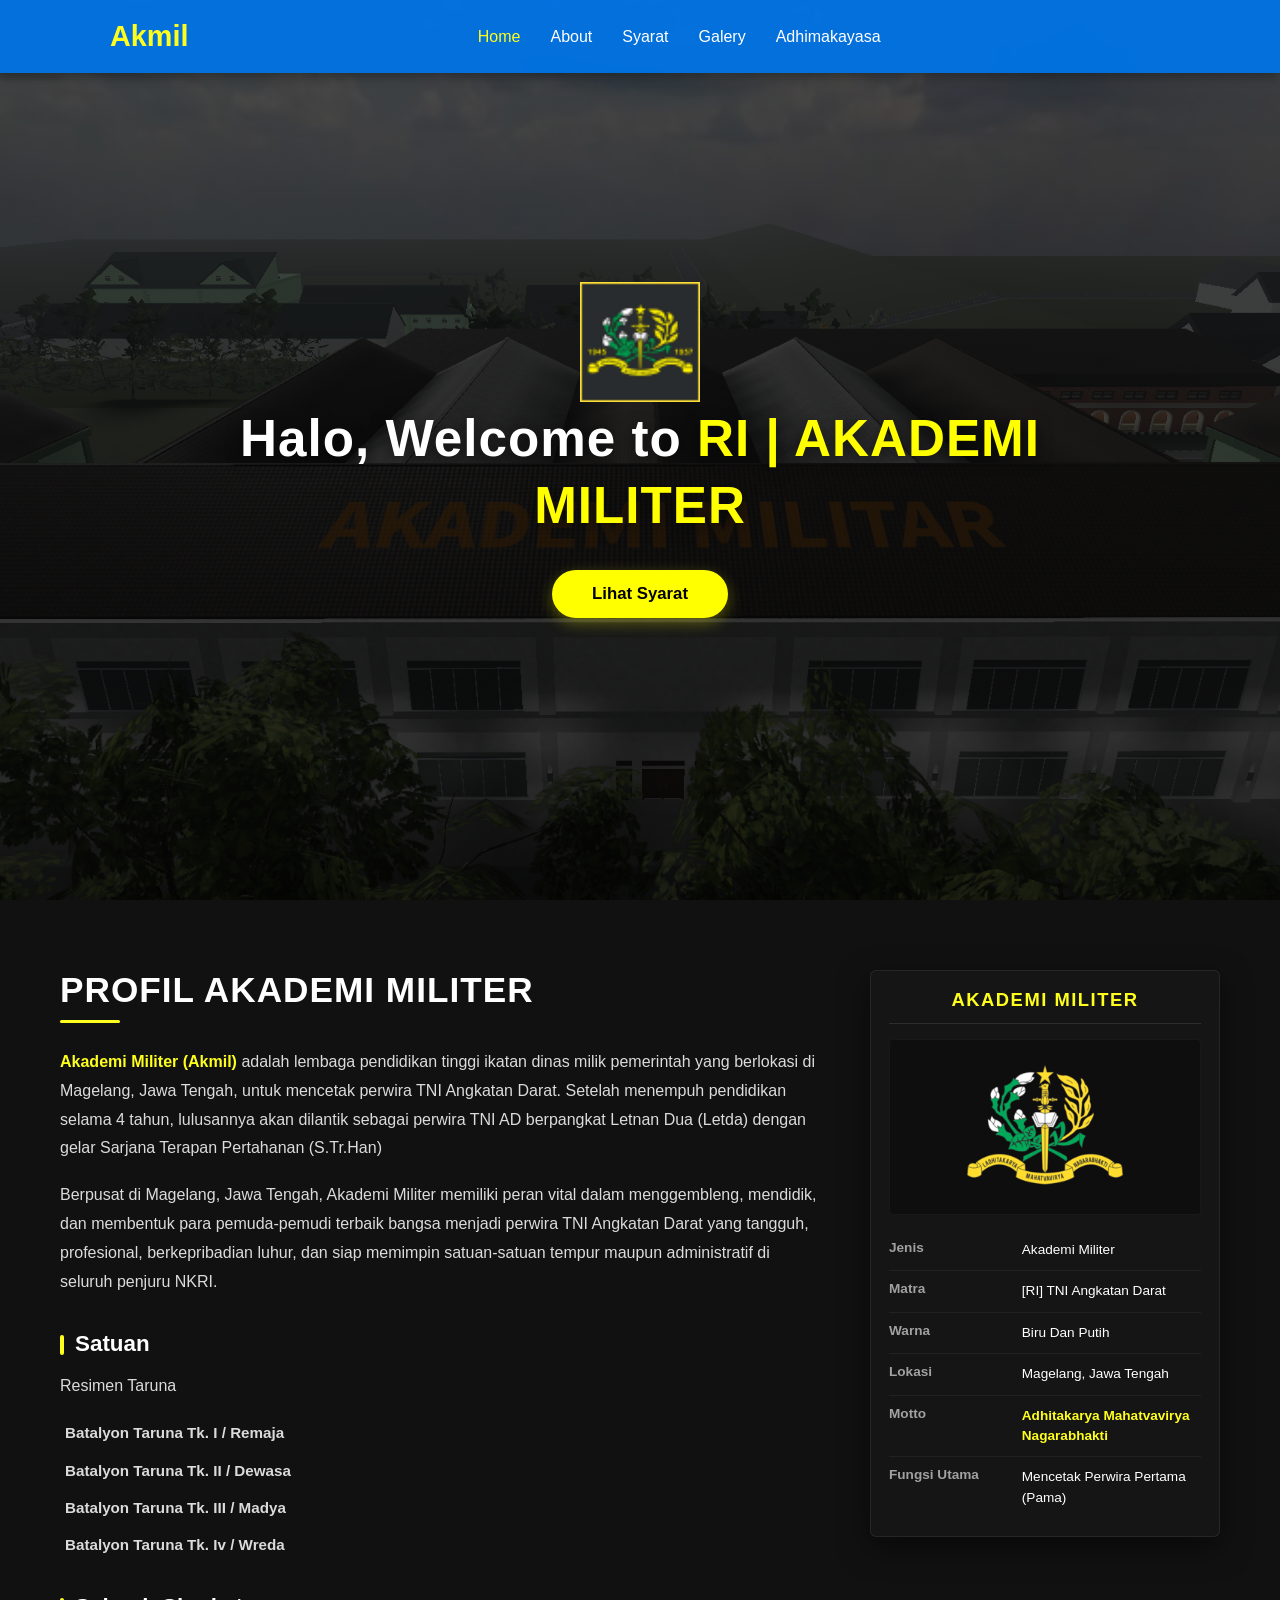
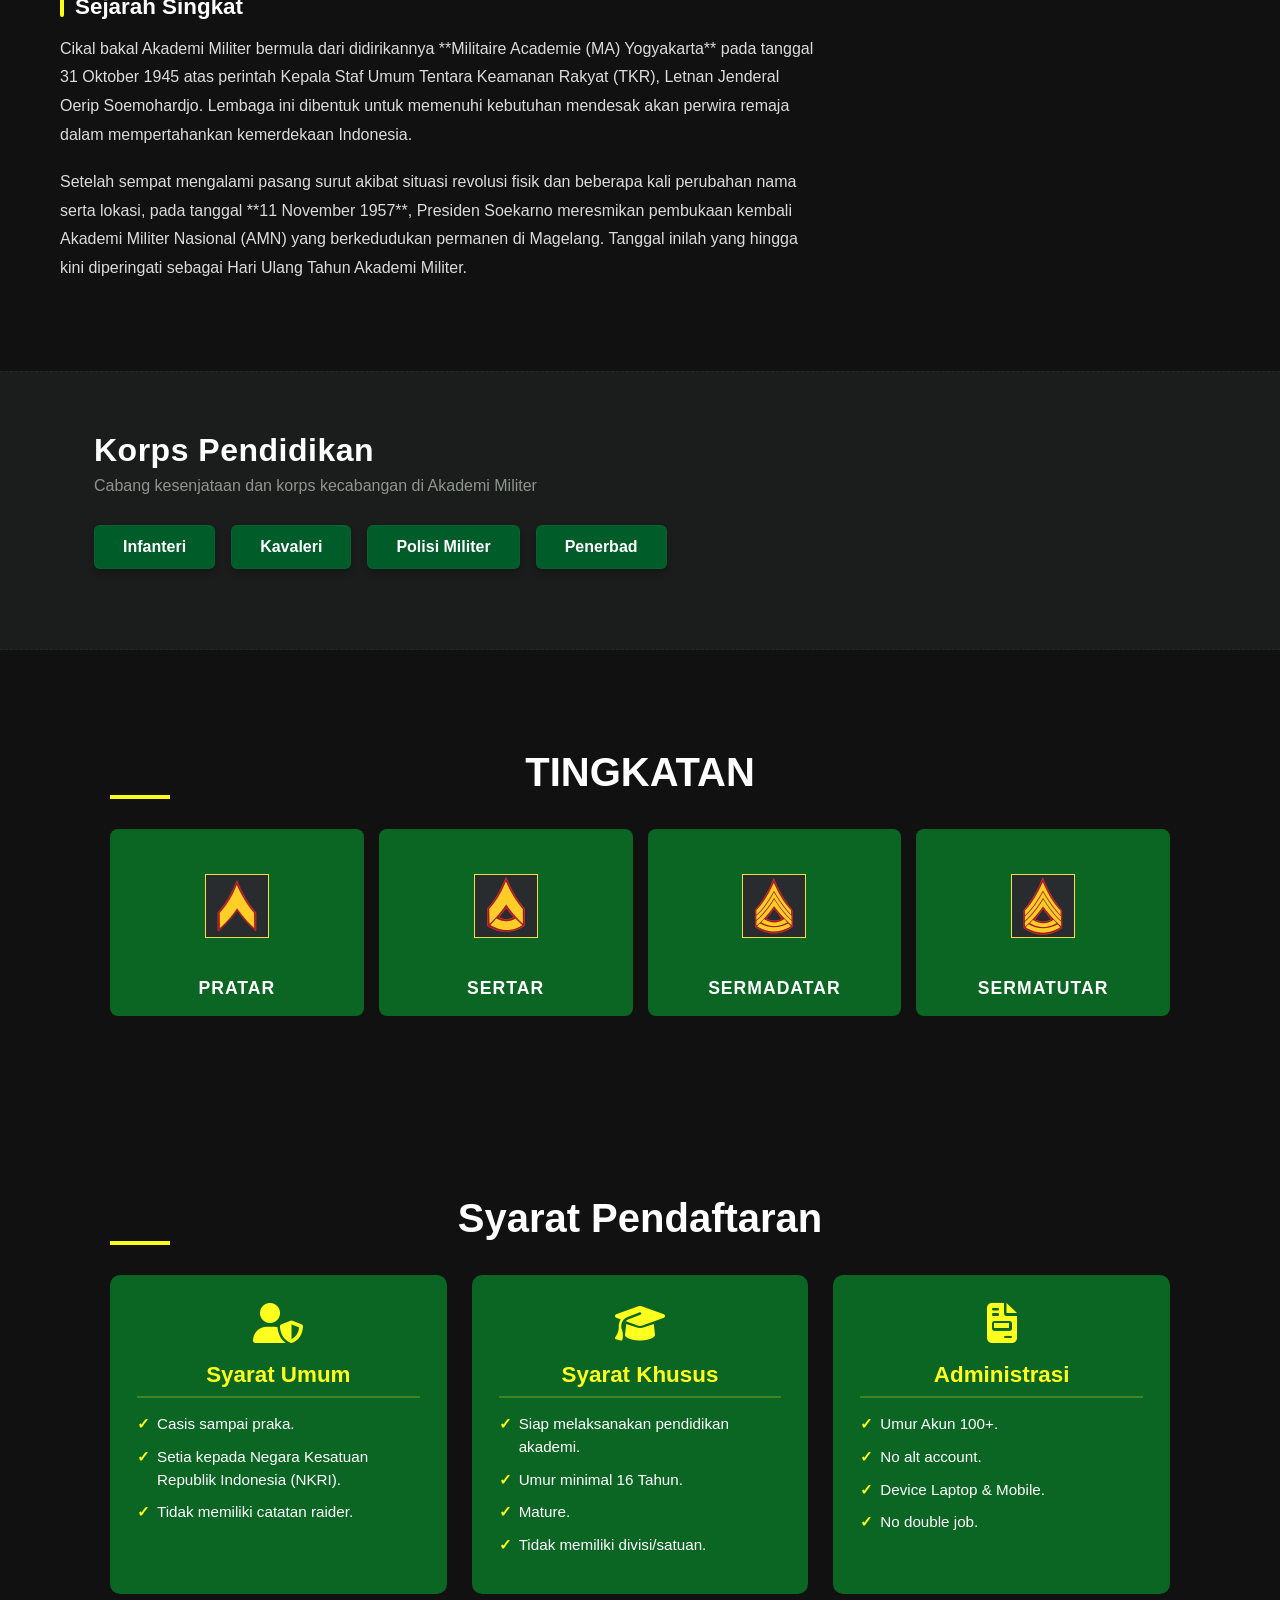
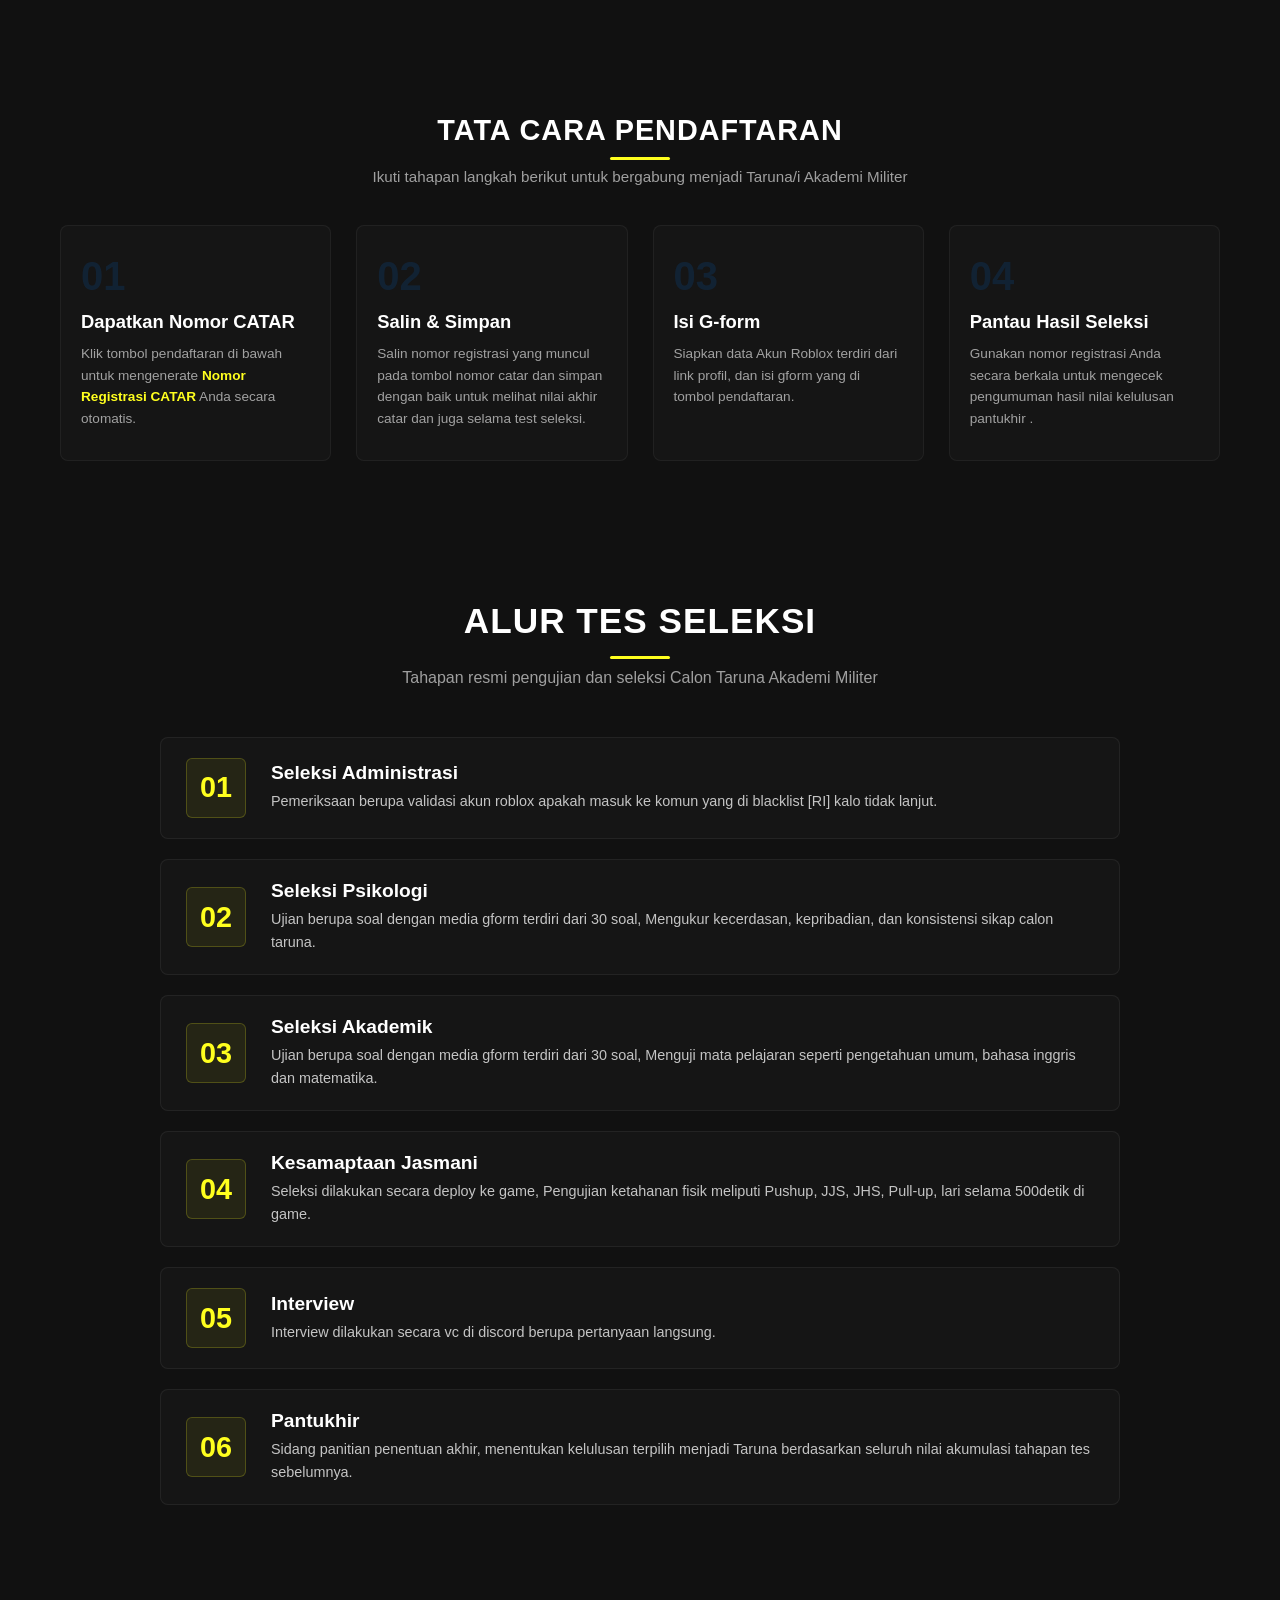
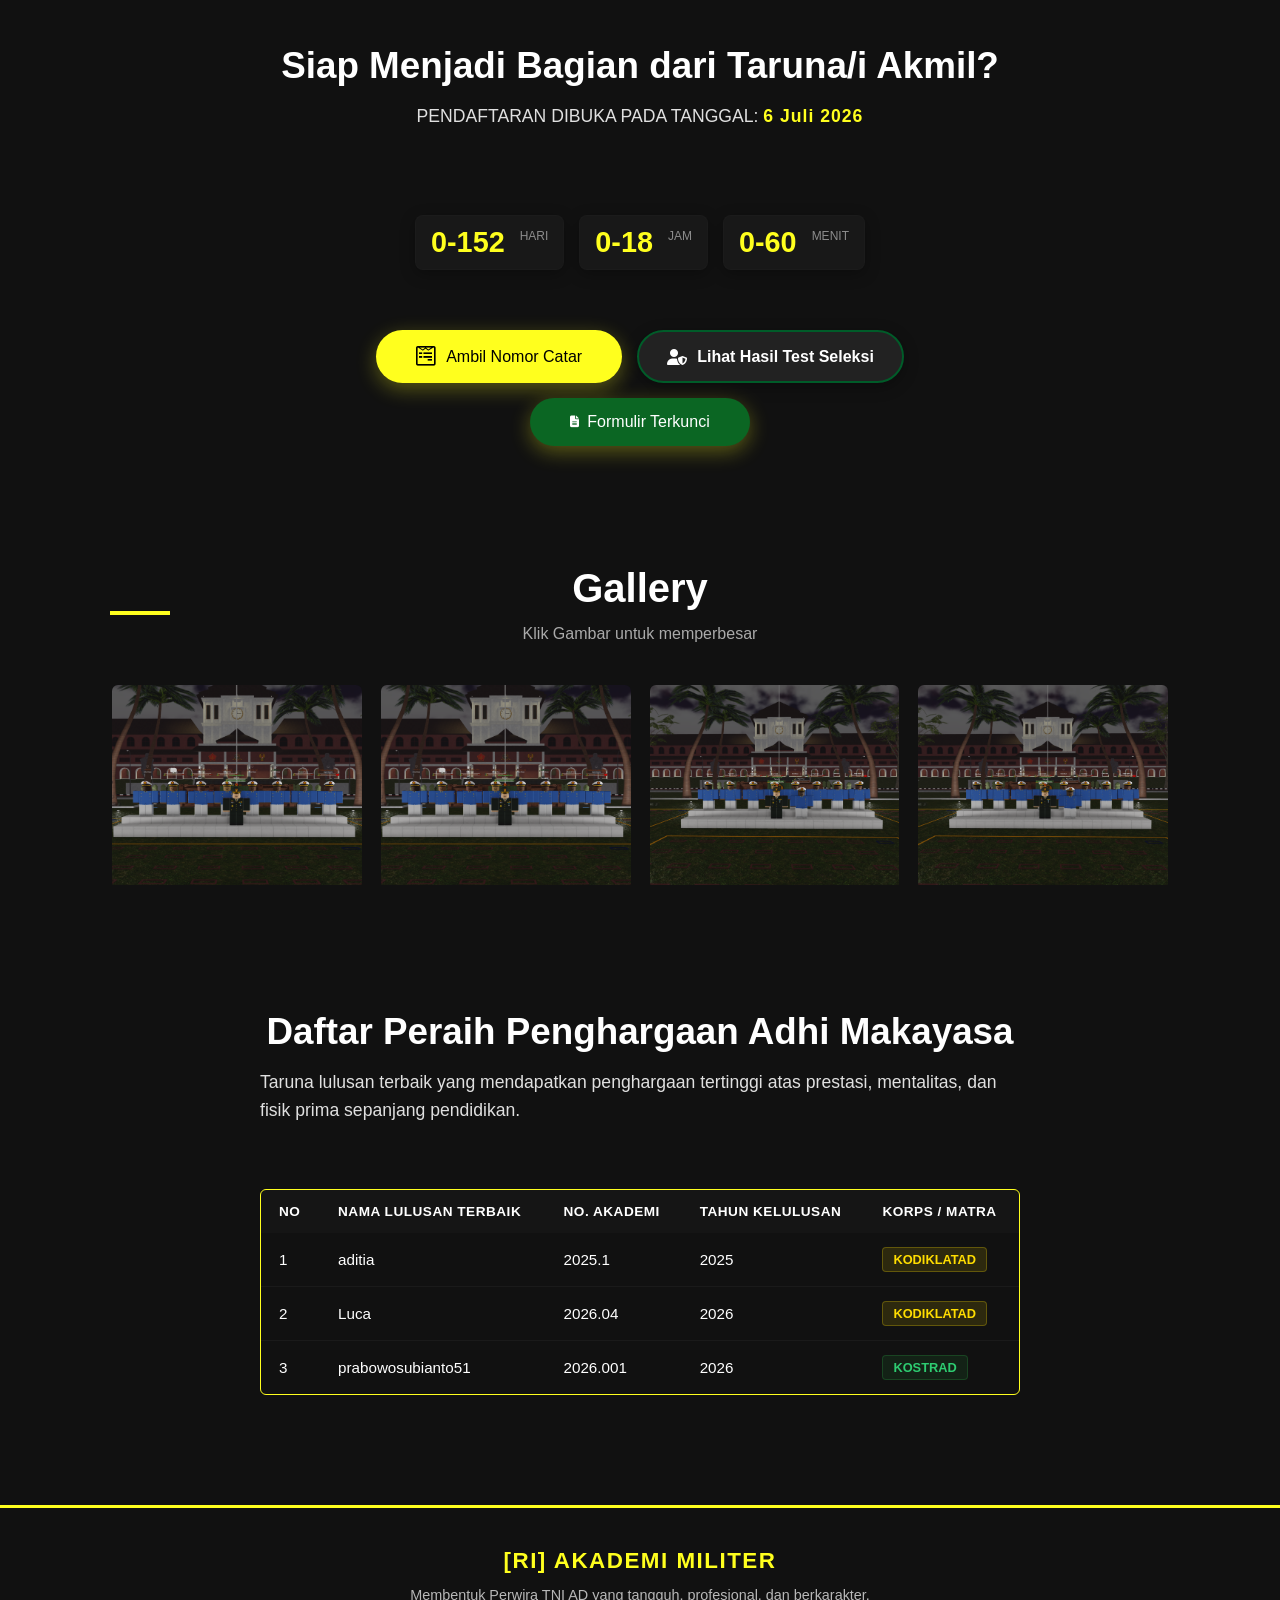
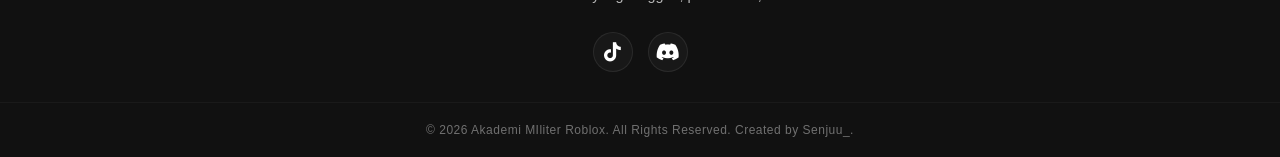
<file: index.html>
<!doctype html>
<html lang="en">
  <head>
    <meta charset="UTF-8" />
    <meta name="viewport" content="width=device-width, initial-scale=1.0" />
    <title>AKADEMI MILITER</title>
    <link rel="stylesheet" href="style.css" />
    <link
      rel="stylesheet"
      href="https://cdnjs.cloudflare.com/ajax/libs/font-awesome/6.4.0/css/all.min.css"
    />
  </head>
  <body>
    <!-- NAVBAR START -->
    <nav class="navbar">
      <div class="nav-container">
        <a href="#" class="logo">Akmil</a>
        <ul class="nav-links" id="navLinks">
          <li><a href="#home" class="active">Home</a></li>
          <li>
            <a href="#about" class="dropdown-toggle">About</a>
            <ul class="dropdown-menu">
              <li class="nested-dropdown">
                <a href="#" class="nested-trigger">Korps Pendidikan ▸</a>

                <ul class="nested-menu">
                  <li>
                    <a href="/infanteri/infanteri.html" target="_blank"
                      >Infanteri</a
                    >
                  </li>
                  <li>
                    <a href="/kavaleri/kavaleri.html" target="_blank"
                      >Kavaleri</a
                    >
                  </li>
                  <li>
                    <a href="/polisi militer/pomad.html" target="_blank"
                      >Polisi Militer</a
                    >
                  </li>
                  <li>
                    <a href="/penerbad/penerbad.html" target="_blank"
                      >Penerbad</a
                    >
                  </li>
                </ul>
              </li>

              <li><a href="#tingkatan">Tingkatan</a></li>
            </ul>
          </li>
          <li><a href="#syarat">Syarat</a></li>
          <li><a href="#galery">Galery</a></li>
          <li><a href="#adhi-makayasa">Adhimakayasa</a></li>
        </ul>
        <div class="menu-toggle" id="mobileMenu">
          <span class="bar"></span>
          <span class="bar"></span>
          <span class="bar"></span>
        </div>
      </div>
    </nav>
    <!-- NAVBAR END -->

    <!-- HERO START -->
    <section id="home" class="hero">
      <div class="hero-content">
        <div class="hero-logo-container">
          <img src="image/5.png" alt="" class="hero-logo" />
        </div>
        <h1>
          Halo, Welcome to
          <span class="highlight-yellow">RI | AKADEMI MILITER</span>
        </h1>
        <a href="#syarat" class="btn-lihat-syarat">Lihat Syarat</a>
      </div>
    </section>
    <!-- HERO END -->

    <!-- ABOUT ME -->
    <section id="profil-akmil" class="profil-akmil-section scroll-reveal">
      <div class="container-profil">
        <div class="profil-deskripsi">
          <h2 class="profil-main-title">Profil Akademi Militer</h2>
          <p>
            <strong>Akademi Militer (Akmil)</strong>
            adalah lembaga pendidikan tinggi ikatan dinas milik pemerintah yang
            berlokasi di Magelang, Jawa Tengah, untuk mencetak perwira TNI
            Angkatan Darat. Setelah menempuh pendidikan selama 4 tahun,
            lulusannya akan dilantik sebagai perwira TNI AD berpangkat Letnan
            Dua (Letda) dengan gelar Sarjana Terapan Pertahanan (S.Tr.Han)
          </p>
          <p>
            Berpusat di Magelang, Jawa Tengah, Akademi Militer memiliki peran
            vital dalam menggembleng, mendidik, dan membentuk para pemuda-pemudi
            terbaik bangsa menjadi perwira TNI Angkatan Darat yang tangguh,
            profesional, berkepribadian luhur, dan siap memimpin satuan-satuan
            tempur maupun administratif di seluruh penjuru NKRI.
          </p>

          <div class="profil-sub-section">
            <h3 class="profil-sub-title">Satuan</h3>
            <p>Resimen Taruna</p>
            <ul class="akmil-list-satuan">
              <li>
                <span><strong>Batalyon Taruna Tk. I / Remaja</strong></span>
              </li>
              <li>
                <span><strong>Batalyon Taruna Tk. II / Dewasa</strong></span>
              </li>
              <li>
                <span><strong>Batalyon Taruna Tk. III / Madya</strong></span>
              </li>
              <li>
                <span><strong>Batalyon Taruna Tk. Iv / Wreda</strong></span>
              </li>
            </ul>
          </div>

          <div class="profil-sub-section">
            <h3 class="profil-sub-title">Sejarah Singkat</h3>
            <p>
              Cikal bakal Akademi Militer bermula dari didirikannya **Militaire
              Academie (MA) Yogyakarta** pada tanggal 31 Oktober 1945 atas
              perintah Kepala Staf Umum Tentara Keamanan Rakyat (TKR), Letnan
              Jenderal Oerip Soemohardjo. Lembaga ini dibentuk untuk memenuhi
              kebutuhan mendesak akan perwira remaja dalam mempertahankan
              kemerdekaan Indonesia.
            </p>
            <p>
              Setelah sempat mengalami pasang surut akibat situasi revolusi
              fisik dan beberapa kali perubahan nama serta lokasi, pada tanggal
              **11 November 1957**, Presiden Soekarno meresmikan pembukaan
              kembali Akademi Militer Nasional (AMN) yang berkedudukan permanen
              di Magelang. Tanggal inilah yang hingga kini diperingati sebagai
              Hari Ulang Tahun Akademi Militer.
            </p>
          </div>
        </div>

        <aside class="infobox-militer">
          <div class="infobox-title-box">
            <h3>AKADEMI MILITER</h3>
          </div>

          <div class="infobox-image-box">
            <img src="/image/Akmil.png" alt="Logo Akademi Militer" />
          </div>

          <div class="infobox-content-box">
            <table class="infobox-militer-table">
              <tbody>
                <tr>
                  <th>Jenis</th>
                  <td>Akademi Militer</td>
                </tr>
                <tr>
                  <th>Matra</th>
                  <td>[RI] TNI Angkatan Darat</td>
                </tr>
                <tr>
                  <th>Warna</th>
                  <td>Biru Dan Putih</td>
                </tr>
                <tr>
                  <th>Lokasi</th>
                  <td>Magelang, Jawa Tengah</td>
                </tr>
                <tr>
                  <th>Motto</th>
                  <td class="text-yellow">
                    Adhitakarya Mahatvavirya Nagarabhakti
                  </td>
                </tr>
                <tr>
                  <th>Fungsi Utama</th>
                  <td>Mencetak Perwira Pertama (Pama)</td>
                </tr>
              </tbody>
            </table>
          </div>
        </aside>
      </div>
    </section>
    <!-- ABOUT ME END -->

    <section id="korps-pendidikan" class="korps-section scroll-reveal">
      <div class="container-korps">
        <h2 class="section-title-korps">Korps Pendidikan</h2>
        <p class="section-subtitle-korps">
          Cabang kesenjataan dan korps kecabangan di Akademi Militer
        </p>

        <div class="korps-buttons-wrapper">
          <a href="/infanteri/infanteri.html" target="_blank" class="korps-btn"
            >Infanteri</a
          >
          <a href="/kavaleri/kavaleri.html" target="_blank" class="korps-btn"
            >Kavaleri</a
          >
          <a href="/polisi militer/pomad.html" target="_blank" class="korps-btn"
            >Polisi Militer</a
          >
          <a href="#" class="korps-btn">Penerbad</a>
        </div>
      </div>
    </section>

    <!-- SECTION TINGKATAN PANGKAT -->
    <section id="tingkatan" class="tingkatan-section scroll-reveal">
      <div class="container">
        <h2 class="section-title">TINGKATAN</h2>
        <div class="tingkatan-grid">
          <!-- PRATAR -->
          <div class="pangkat-card">
            <div class="pangkat-img-box">
              <img src="/image/6.png" alt="" />
            </div>
            <div class="pangkat-text">PRATAR</div>
          </div>
          <!-- SERTAR -->
          <div class="pangkat-card">
            <div class="pangkat-img-box">
              <img src="/image/7.png" alt="" />
            </div>
            <div class="pangkat-text">SERTAR</div>
          </div>
          <!-- SERMADATAR -->
          <div class="pangkat-card">
            <div class="pangkat-img-box">
              <img src="/image/8.png" alt="" />
            </div>
            <div class="pangkat-text">SERMADATAR</div>
          </div>
          <!-- SERMATUTAR -->
          <div class="pangkat-card">
            <div class="pangkat-img-box">
              <img src="/image/9.png" alt="" />
            </div>
            <div class="pangkat-text">SERMATUTAR</div>
          </div>
        </div>
      </div>
    </section>

    <!-- SYARAT -->
    <section id="syarat" class="syarat-section">
      <div class="container">
        <h2 class="section-title">Syarat Pendaftaran</h2>

        <div class="project-grid">
          <!-- SYARAT UMUM -->
          <div class="project-card-syarat scroll-reveal">
            <div class="syarat-icon">
              <i class="fas fa-user-shield"></i>
            </div>
            <div class="project-info">
              <h3>Syarat Umum</h3>
              <ul>
                <li>Casis sampai praka.</li>
                <li>Setia kepada Negara Kesatuan Republik Indonesia (NKRI).</li>
                <li>Tidak memiliki catatan raider.</li>
              </ul>
            </div>
          </div>

          <!-- Syarat Khusus -->
          <div class="project-card-syarat scroll-reveal">
            <div class="syarat-icon">
              <i class="fas fa-graduation-cap"></i>
            </div>
            <div class="project-info">
              <h3>Syarat Khusus</h3>
              <ul>
                <li>Siap melaksanakan pendidikan akademi.</li>
                <li>Umur minimal 16 Tahun.</li>
                <li>Mature.</li>
                <li>Tidak memiliki divisi/satuan.</li>
              </ul>
            </div>
          </div>

          <!-- Administrasi -->
          <div class="project-card-syarat scroll-reveal">
            <div class="syarat-icon">
              <i class="fas fa-file-invoice"></i>
            </div>
            <div class="project-info">
              <h3>Administrasi</h3>
              <ul>
                <li>Umur Akun 100+.</li>
                <li>No alt account.</li>
                <li>Device Laptop &amp; Mobile.</li>
                <li>No double job.</li>
              </ul>
            </div>
          </div>
        </div>
      </div>
    </section>
    <!-- SYARAT END -->

    <!-- TATA CARA START -->
    <section id="tata-cara" class="tata-cara-section scroll-reveal">
      <div class="container-tata-cara">
        <h2 class="tata-cara-title">Tata Cara Pendaftaran</h2>
        <p class="tata-cara-subtitle">
          Ikuti tahapan langkah berikut untuk bergabung menjadi Taruna/i Akademi
          Militer
        </p>

        <div class="tata-cara-grid">
          <div class="tata-cara-card">
            <div class="card-number">01</div>
            <h3>Dapatkan Nomor CATAR</h3>
            <p>
              Klik tombol pendaftaran di bawah untuk mengenerate
              <strong>Nomor Registrasi CATAR</strong> Anda secara otomatis.
            </p>
          </div>

          <div class="tata-cara-card">
            <div class="card-number">02</div>
            <h3>Salin & Simpan</h3>
            <p>
              Salin nomor registrasi yang muncul pada tombol nomor catar dan
              simpan dengan baik untuk melihat nilai akhir catar dan juga selama
              test seleksi.
            </p>
          </div>

          <div class="tata-cara-card">
            <div class="card-number">03</div>
            <h3>Isi G-form</h3>
            <p>
              Siapkan data Akun Roblox terdiri dari link profil, dan isi gform
              yang di tombol pendaftaran.
            </p>
          </div>

          <div class="tata-cara-card">
            <div class="card-number">04</div>
            <h3>Pantau Hasil Seleksi</h3>
            <p>
              Gunakan nomor registrasi Anda secara berkala untuk mengecek
              pengumuman hasil nilai kelulusan pantukhir .
            </p>
          </div>
        </div>
      </div>
    </section>
    <!-- TATA CARA END -->

    <!-- ALUR TEST SELEKSI START -->
    <section id="alur-seleksi" class="alur-seleksi-section scroll-reveal">
      <div class="container-alur">
        <h2 class="alur-title">Alur Tes Seleksi</h2>
        <p class="alur-subtitle">
          Tahapan resmi pengujian dan seleksi Calon Taruna Akademi Militer
        </p>

        <div class="timeline-alur">
          <div class="step-card">
            <div class="step-number">01</div>
            <div class="step-content">
              <h3>Seleksi Administrasi</h3>
              <p>
                Pemeriksaan berupa validasi akun roblox apakah masuk ke komun
                yang di blacklist [RI] kalo tidak lanjut.
              </p>
            </div>
          </div>

          <div class="step-card">
            <div class="step-number">02</div>
            <div class="step-content">
              <h3>Seleksi Psikologi</h3>
              <p>
                Ujian berupa soal dengan media gform terdiri dari 30 soal,
                Mengukur kecerdasan, kepribadian, dan konsistensi sikap calon
                taruna.
              </p>
            </div>
          </div>

          <div class="step-card">
            <div class="step-number">03</div>
            <div class="step-content">
              <h3>Seleksi Akademik</h3>
              <p>
                Ujian berupa soal dengan media gform terdiri dari 30 soal,
                Menguji mata pelajaran seperti pengetahuan umum, bahasa inggris
                dan matematika.
              </p>
            </div>
          </div>

          <div class="step-card">
            <div class="step-number">04</div>
            <div class="step-content">
              <h3>Kesamaptaan Jasmani</h3>
              <p>
                Seleksi dilakukan secara deploy ke game, Pengujian ketahanan
                fisik meliputi Pushup, JJS, JHS, Pull-up, lari selama 500detik
                di game.
              </p>
            </div>
          </div>

          <div class="step-card">
            <div class="step-number">05</div>
            <div class="step-content">
              <h3>Interview</h3>
              <p>
                Interview dilakukan secara vc di discord berupa pertanyaan
                langsung.
              </p>
            </div>
          </div>

          <div class="step-card">
            <div class="step-number">06</div>
            <div class="step-content">
              <h3>Pantukhir</h3>
              <p>
                Sidang panitian penentuan akhir, menentukan kelulusan terpilih
                menjadi Taruna berdasarkan seluruh nilai akumulasi tahapan tes
                sebelumnya.
              </p>
            </div>
          </div>
        </div>
      </div>
    </section>

    <!-- PENDAFTARAN -->
    <section id="pendaftaran" class="pendaftaran_section scroll-reveal">
      <div class="container text-center-cta">
        <h2 class="cta-title">Siap Menjadi Bagian dari Taruna/i Akmil?</h2>
        <p class="cta-subtitle">
          PENDAFTARAN DIBUKA PADA TANGGAL:
          <span class="tgl-buka">6 Juli 2026</span>
        </p>

        <div class="countdown-container">
          <div class="countdown-box">
            <span id="hari">00</span>
            <p>Hari</p>
          </div>
          <div class="countdown-box">
            <span id="jam">00</span>
            <p>Jam</p>
          </div>
          <div class="countdown-box">
            <span id="menit">00</span>
            <p>Menit</p>
          </div>
        </div>

        <div>
          <a
            href="#formulirModal"
            id="openFormBtn"
            target="_blank"
            class="btn-daftar-gform"
          >
            <i class="fab fa-wpforms"></i>Ambil Nomor Catar
          </a>
          <a href="/hasil_nilai.html" class="btn-cek-hasil" target="_blank">
            <i class="fas fa-user-shield"></i> Lihat Hasil Test Seleksi
          </a>
          <a
            href="https://docs.google.com/forms/d/e/1FAIpQLSdiCd9icyyc0su9uMIP6lMmXoO1CaUbCpVi2T14irK67e75VA/viewform?usp=dialog"
            target="_blank"
            class="btn-link-gform"
          >
            <i class="fas fa-file-alt"></i> <span id="text-btn-gform">Formulir Terkunci</span>
          </a>
        </div>
      </div>
    </section>

    <!-- FOTO GALERY -->
    <section id="galery" class="galery scroll-reveal">
      <div class="container">
        <h2 class="section-title">Gallery</h2>
        <p class="section-subtitle">Klik Gambar untuk memperbesar</p>
        <div class="galery-grid">
          <div class="galery-item gallery-item">
            <img src="../image/img1.png" alt="Foto 1" />
          </div>
          <div class="galery-item gallery-item">
            <img src="../image/img1.png" alt="Foto 2" />
          </div>
          <div class="galery-item gallery-item">
            <img src="../image/img2.png" alt="Foto 3" />
          </div>
          <div class="galery-item gallery-item">
            <img src="../image/img2.png" alt="Foto 4" />
          </div>
        </div>
      </div>
    </section>
    <!-- FOTO GALERY END -->

    <!-- FITUR POP-UP -->
    <div id="lightboxModal" class="model">
      <span class="close-modal">&times;</span>
      <img src="../image/img1.png" alt="" id="imgPopup" />
      <div id="caption"></div>
    </div>
    <!-- FITUR POP-UP END -->

    <!-- ADHIMAKAYASA SECTION -->
    <section id="adhi-makayasa" class="data0-table-container scroll-reveal">
      <div class="container text-center-cta">
        <h2 class="cta-title">Daftar Peraih Penghargaan Adhi Makayasa</h2>
        <p class="cta-subtitle">
          Taruna lulusan terbaik yang mendapatkan penghargaan tertinggi atas
          prestasi, mentalitas, dan fisik prima sepanjang pendidikan.
        </p>

        <div
          class="data-table-container"
          style="margin-top: 30px; text-align: left"
        >
          <table class="wiki-table">
            <thead>
              <tr>
                <th>No</th>
                <th>Nama Lulusan Terbaik</th>
                <th>No. Akademi</th>
                <th>Tahun Kelulusan</th>
                <th>Korps / Matra</th>
              </tr>
            </thead>
            <tbody>
              <tr>
                <td>1</td>
                <td>aditia</td>
                <td>2025.1</td>
                <td>2025</td>
                <td>
                  <span class="badge badge-kodiklatad">KODIKLATAD</span>
                </td>
              </tr>
              <tr>
                <td>2</td>
                <td>Luca</td>
                <td>2026.04</td>
                <td>2026</td>
                <td>
                  <span class="badge badge-kodiklatad">KODIKLATAD</span>
                </td>
              </tr>
              <tr>
                <td>3</td>
                <td>prabowosubianto51</td>
                <td>2026.001</td>
                <td>2026</td>
                <td>
                  <span class="badge badge-kostrad">KOSTRAD</span>
                </td>
              </tr>
            </tbody>
          </table>
        </div>
      </div>
    </section>

    <footer class="main-footer">
      <div class="footer-container">
        <div class="footer-brand">
          <h3>[RI] AKADEMI MILITER</h3>
          <p>
            Membentuk Perwira TNI AD yang tangguh, profesional, dan berkarakter.
          </p>
        </div>

        <div class="footer-socials">
          <a
            href="https://www.tiktok.com/@username_kamu"
            target="_blank"
            aria-label="TikTok"
          >
            <i class="fab fa-tiktok"></i>
          </a>
          <a
            href="https://discord.gg/pvDBgzFq"
            target="_blank"
            aria-label="Discord"
            class="btn-discord"
          >
            <i class="fab fa-discord"></i>
          </a>
        </div>
      </div>

      <div class="footer-bottom">
        <p>
          &copy; 2026 Akademi MIliter Roblox. All Rights Reserved. Created by
          Senjuu_.
        </p>
      </div>
    </footer>

    <div id="catarModal" class="modal-roblox">
      <div class="modal-roblox-content">
        <span class="close-modal">&times;</span>

        <h2 class="modal-title">KARTU PESERTA SELEKSI</h2>
        <p class="modal-subtitle">
          Selamat! Anda telah terdaftar dalam sistem Akademi Militer
        </p>

        <div class="catar-card-box">
          <span class="catar-label">NOMOR REGISTRASI</span>
          <div id="nomorCatarAcak" class="catar-number">CATAR-0000</div>
        </div>

        <p class="modal-footer-text">
          Simpan nomor ini baik-baik untuk melihat hasil seleksi.
        </p>
        <button type="button" id="btnSalinCatar" class="btn-roblox-submit">
          SALIN NOMOR CATAR
        </button>
      </div>
    </div>
    <script>
      document.addEventListener("DOMContentLoaded", function () {
        const suksesModal = document.getElementById("suksesModal");
        const tampilNoCatar = document.getElementById("tampilNoCatar");

        if (suksesModal && tampilNoCatar) {
          tampilNoCatar.innerText = "<?php echo $no_catar_saved; ?>";
          suksesModal.style.display = "flex";
        }
      });
    </script>

    <script src="script.js"></script>
  </body>
</html>
</file>
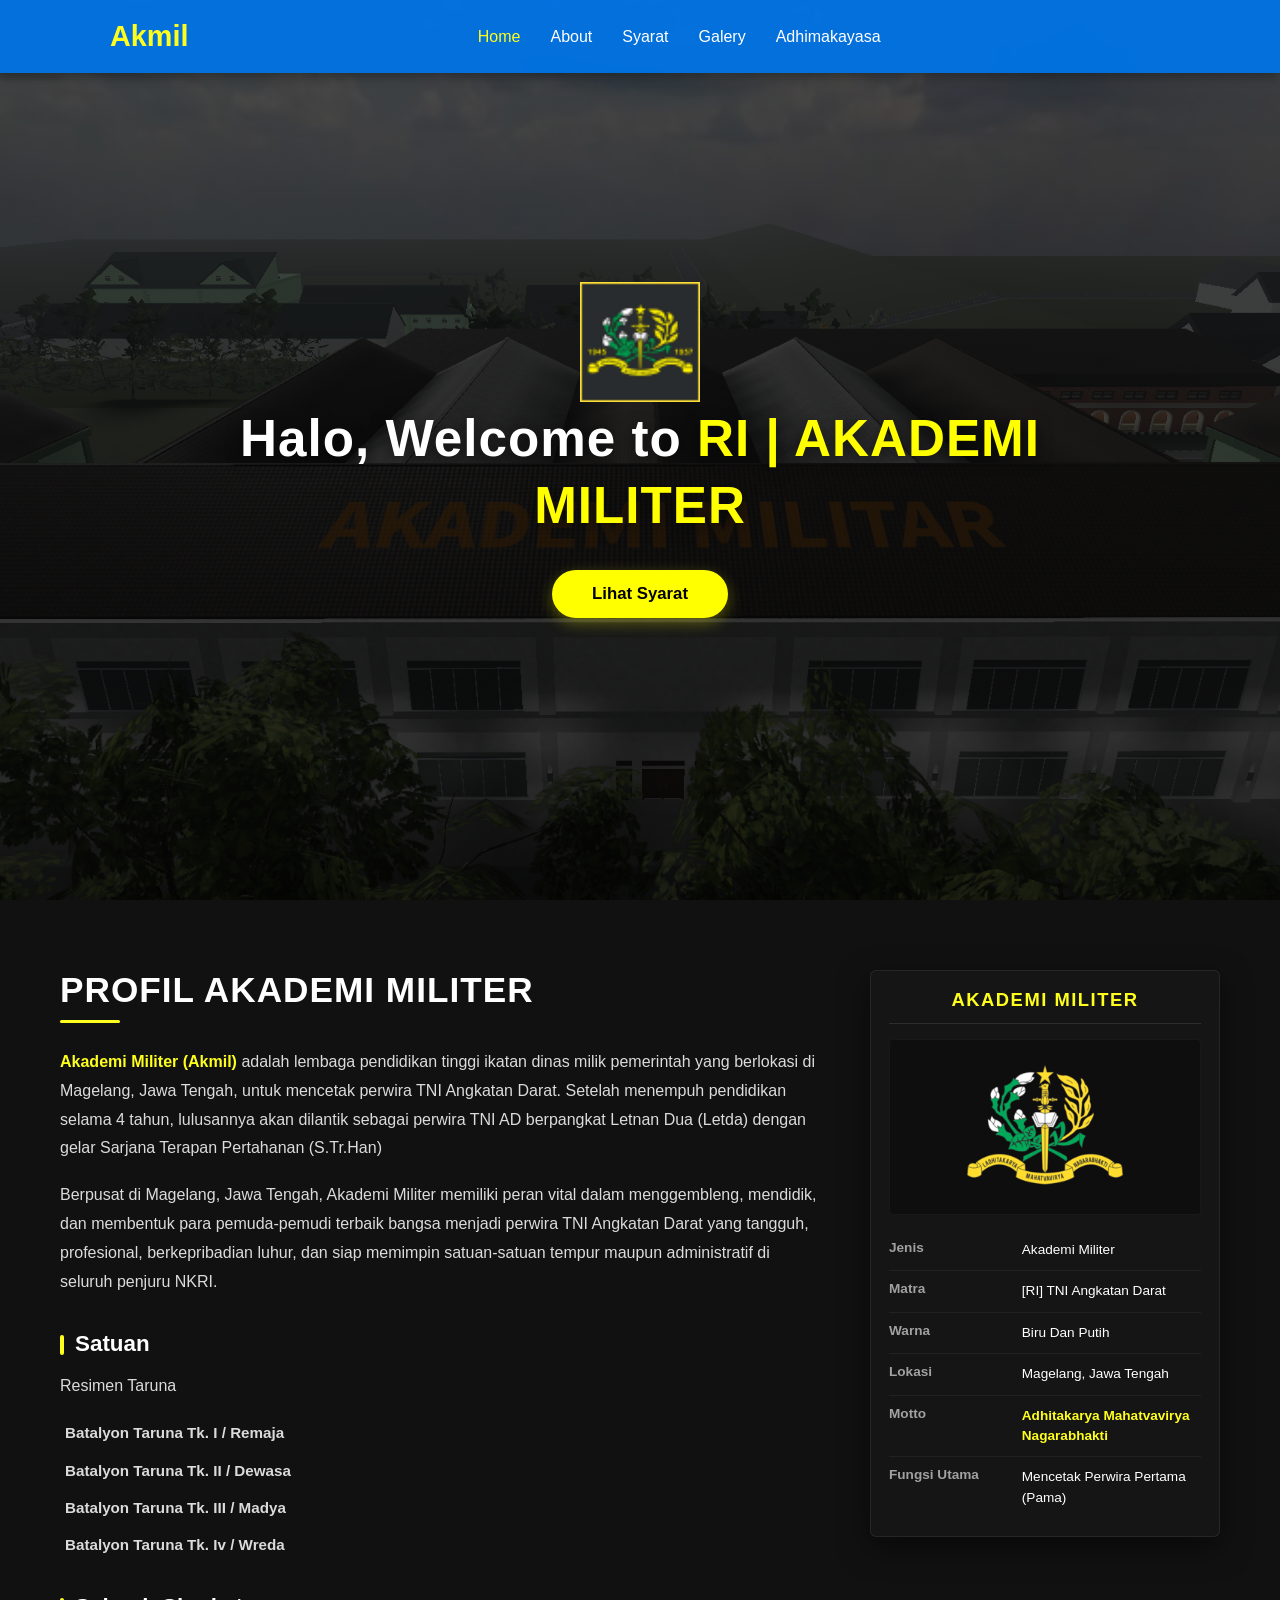
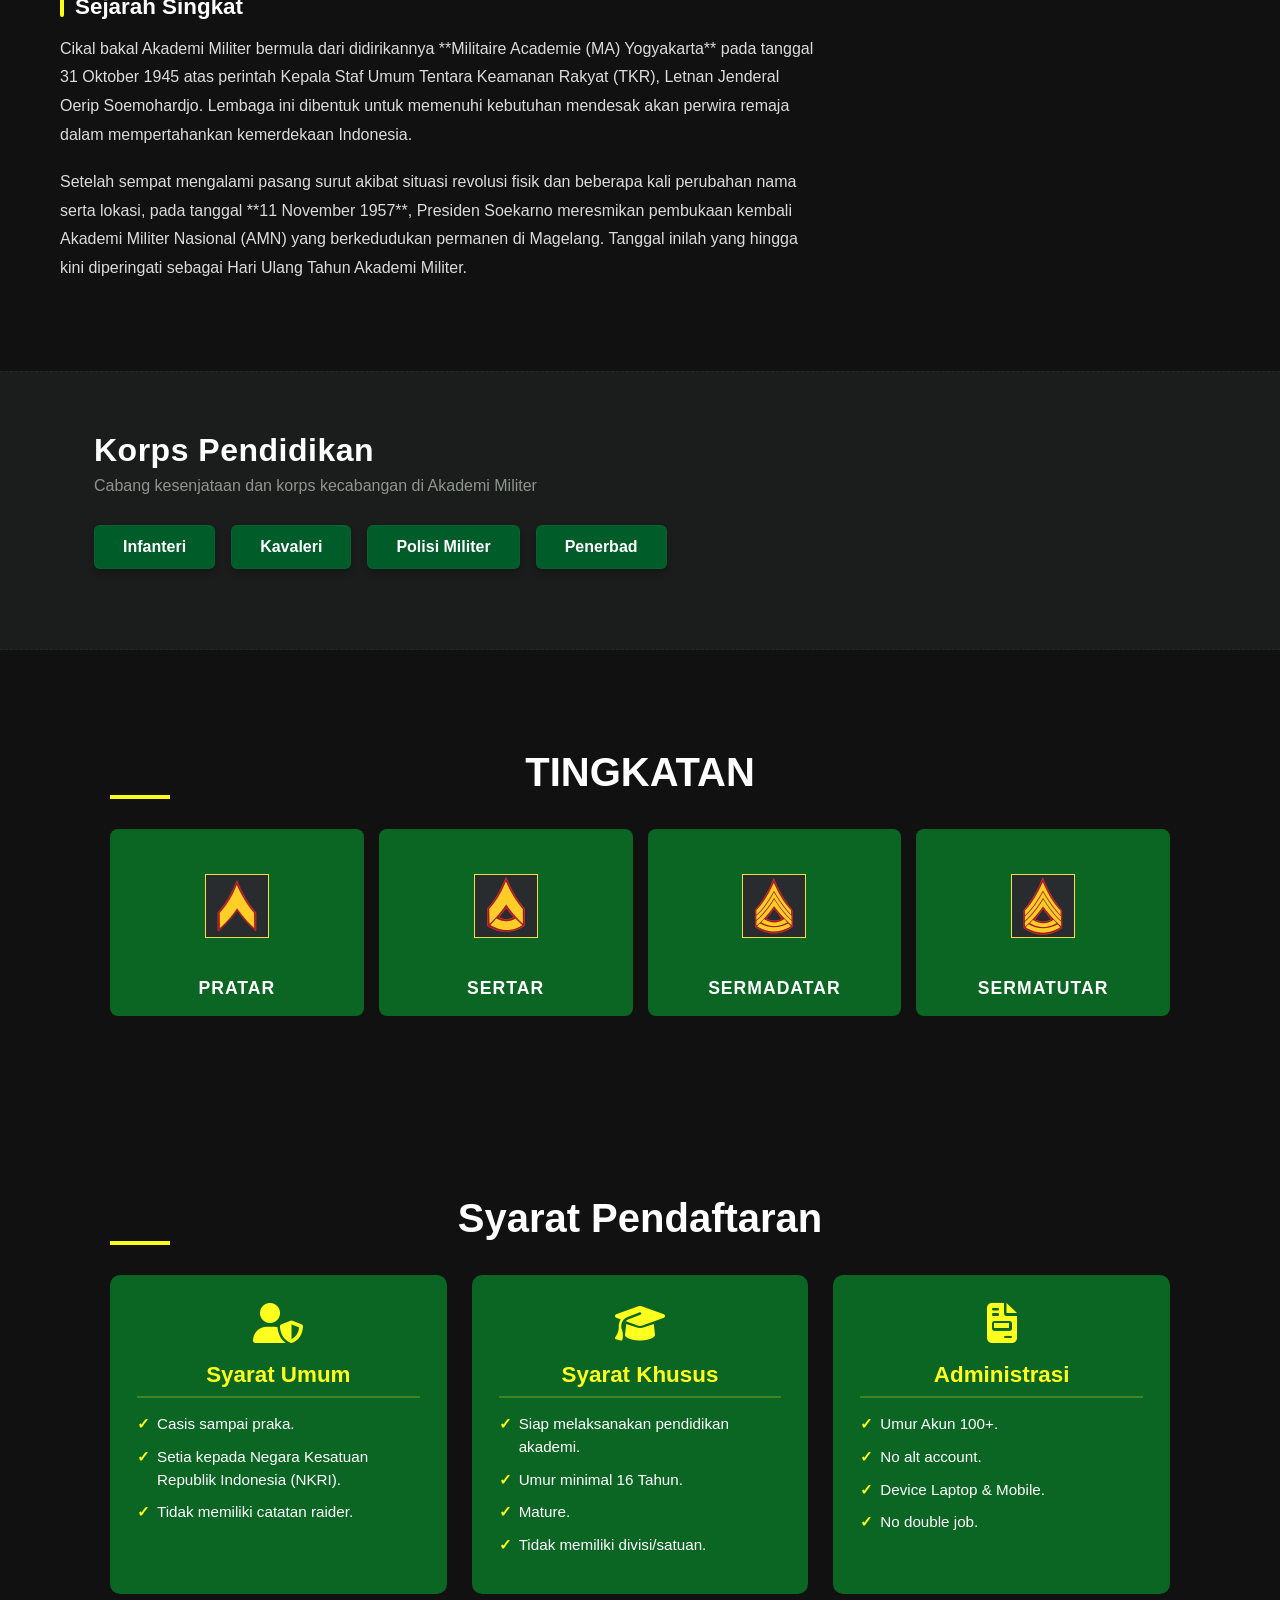
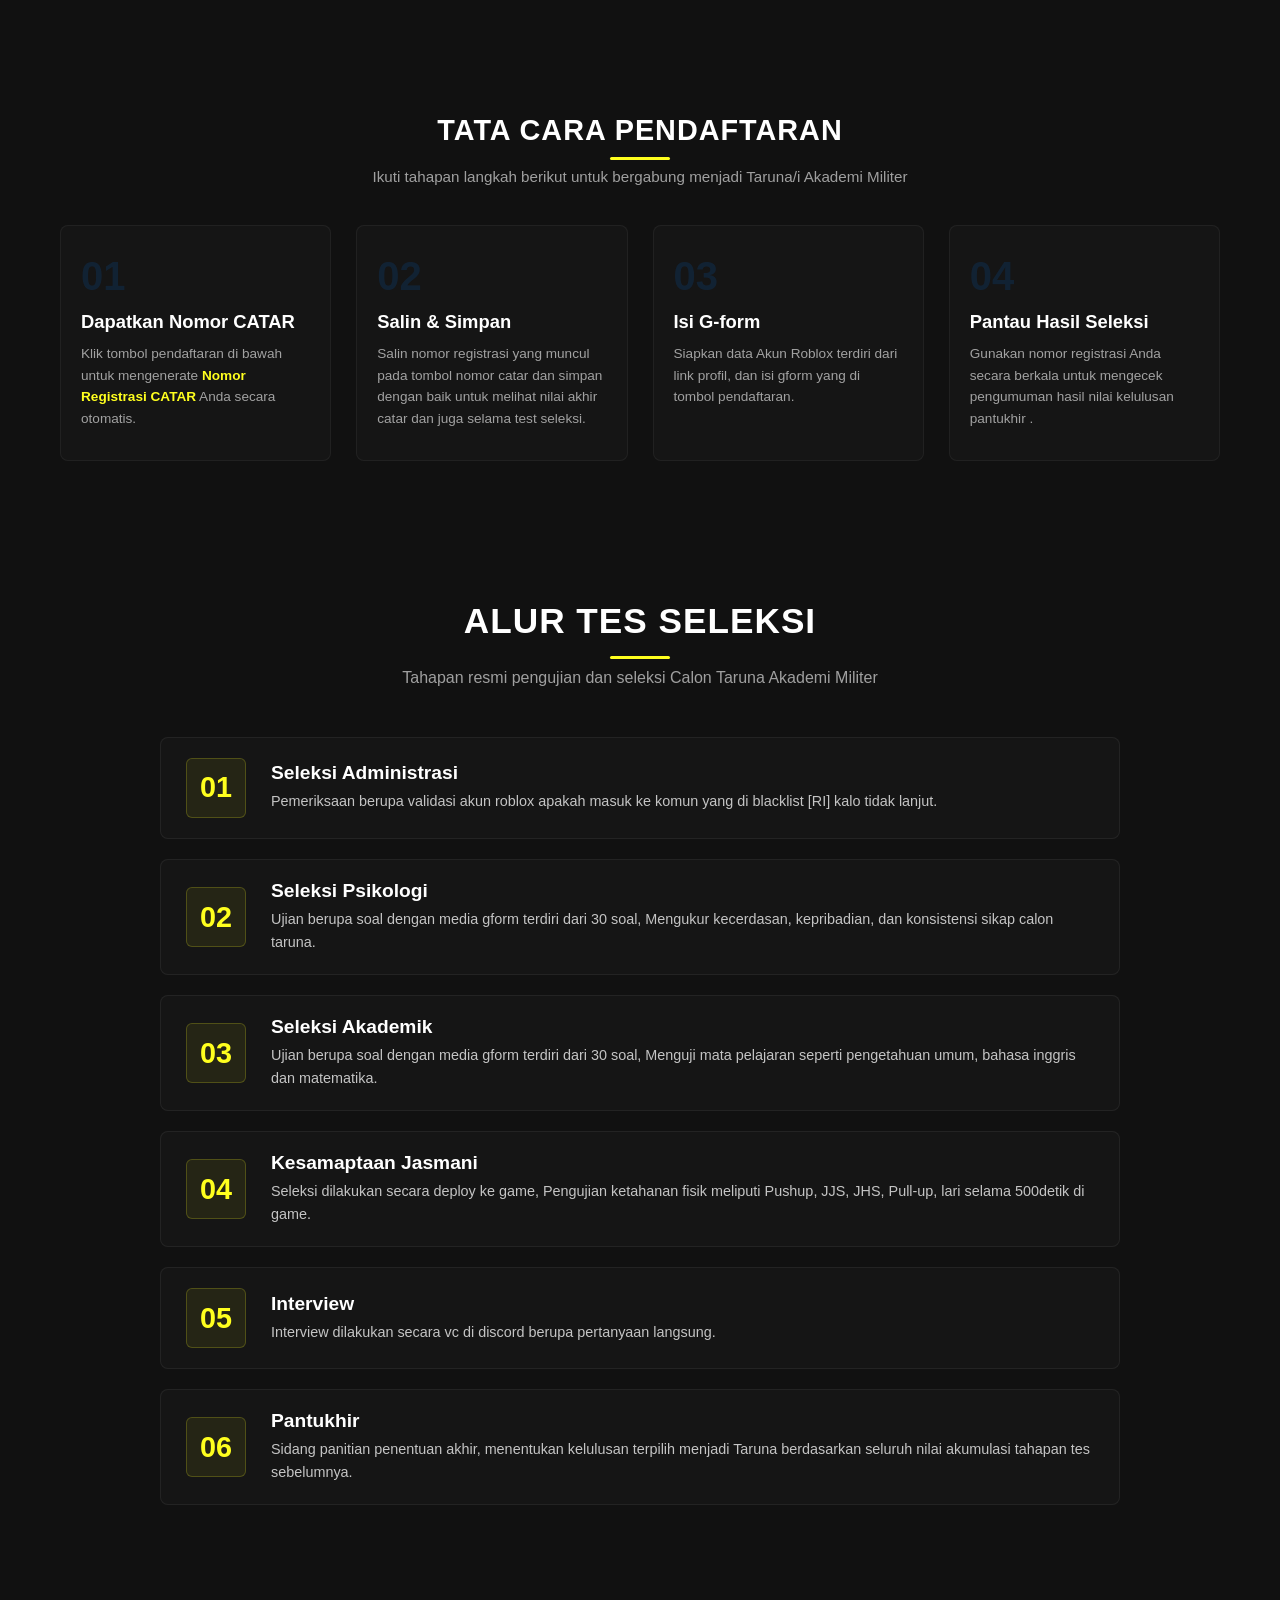
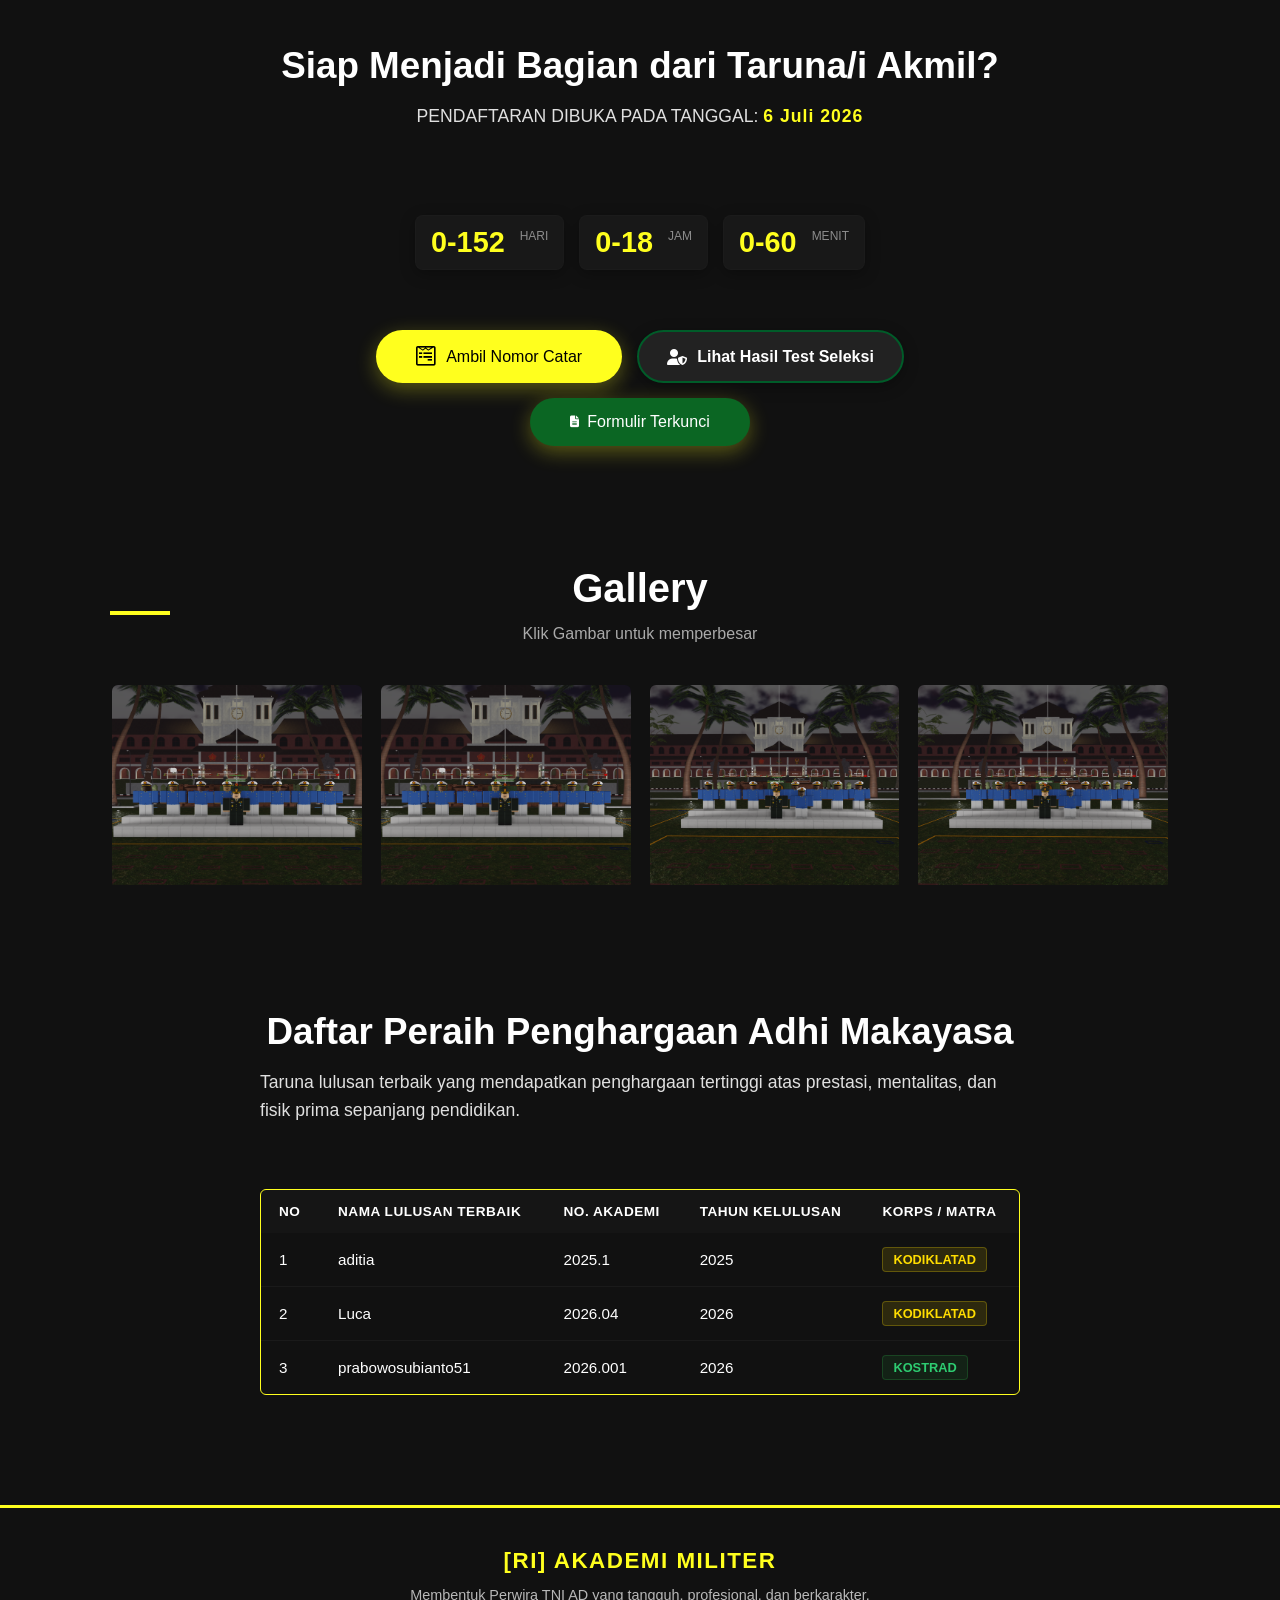
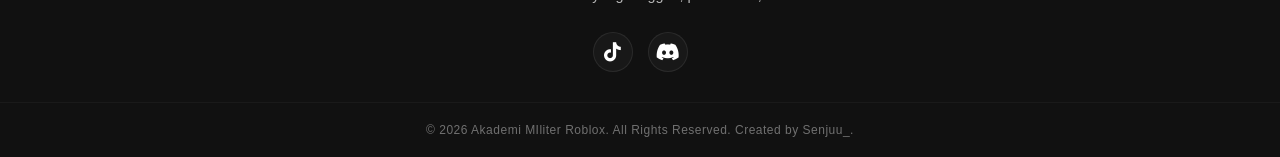
<file: hasil_nilai.html>
<!doctype html>
<html lang="id">
  <head>
    <meta charset="UTF-8" />
    <meta name="viewport" content="width=device-width, initial-scale=1.0" />
    <title>Hasil Seleksi Pantukhir</title>
    <link rel="stylesheet" href="style.css" />
    <style>
      body {
        background-color: #0b0c0b;
        display: flex;
        align-items: center;
        justify-content: center;
        min-height: 100vh;
        margin: 0;
        font-family: "Segoe UI", sans-serif;
      }
      .dashboard-box {
        max-width: 600px;
        width: 90%;
        padding: 40px;
        background: #111111;
        border-radius: 8px;
        border: 1px solid rgba(255, 255, 255, 0.08);
        text-align: center;
        display: none;
      } /* Sembunyi secara default */
      .nilai-badge {
        font-size: 3.5rem;
        font-weight: 800;
        color: #ffff00;
        margin: 25px 0;
        padding: 15px 40px;
        background: rgba(0, 92, 41, 0.15);
        border: 1px solid #005c29;
        border-radius: 6px;
        display: inline-block;
      }
    </style>
  </head>
  <body>
    <div id="kontenNilai" class="dashboard-box">
      <h2 style="color: #ffffff; margin: 0; letter-spacing: 1px">
        HASIL SELEKSI PANTUKHIR
      </h2>
      <p style="color: #8e9590; font-size: 0.9rem; margin-top: 5px">
        Akademi Militer Magelang
      </p>
      <hr
        style="
          border: 0;
          border-top: 1px solid rgba(255, 255, 255, 0.1);
          margin: 25px 0;
        "
      />

      <p style="color: #ffffff; font-size: 1.2rem; margin: 0">
        Selamat Datang,
        <strong style="color: #a8b2ff" id="namaTaruna">Calon Taruna</strong>
      </p>
      <p style="color: #8e9590; font-size: 0.9rem; margin-top: 5px">
        No. Catar: <span id="nomorCatar" style="color: #ffffff"></span> |
        Status: <span style="color: #00ff55">Terverifikasi</span>
      </p>

      <div style="margin-top: 35px">
        <p
          style="
            color: #dddddd;
            font-size: 0.95rem;
            font-weight: 600;
            letter-spacing: 0.5px;
          "
        >
          NILAI AKHIR EVALUASI :
        </p>
        <div class="nilai-badge" id="angkaNilai">88.50</div>
      </div>

      <p style="margin-top: 40px">
        <a
          href="index.html"
          style="
            background: #ff4d5e;
            color: #ffffff;
            padding: 12px 24px;
            border-radius: 4px;
            text-decoration: none;
            font-weight: 700;
            font-size: 0.9rem;
          "
          >KELUAR PORTAL</a
        >
      </p>
    </div>

    <script>
      // Data Dummy Database Lokal (Biar anak RPL bisa simulasi tanpa PHP-XAMPP error)
      const databaseCatar = {
        "CATAR-2026-0001": { nama: "Eka Wijaya Permana", nilai: "87.45" },
        "CATAR-2026-0002": { nama: "Rory Achmad Sembiring", nilai: "89.10" },
        "CATAR-2026-0003": { nama: "Rahmat Sapari", nilai: "85.20" },
      };

      // Menggunakan prompt bawaan browser yang taktis dan aman
      let inputNoCatar = prompt(
        "PORTAL PANTUKHIR:\nMasukkan Nomor CATAR Anda untuk melihat hasil nilai:",
      );

      // Validasi Cek Database
      if (inputNoCatar in databaseCatar) {
        // JIKA NOMOR COCOK: Isi data pendaftar otomatis & munculkan halaman nilai
        document.getElementById("namaTaruna").innerText =
          databaseCatar[inputNoCatar].nama;
        document.getElementById("nomorCatar").innerText = inputNoCatar;
        document.getElementById("angkaNilai").innerText =
          databaseCatar[inputNoCatar].nilai;

        // Tampilkan kotak nilai
        document.getElementById("kontenNilai").style.display = "block";
      } else {
        // JIKA SALAH ATAU ASAL-ASALAN: Tendang balik ke beranda utama langsung
        alert("Akses Ditolak! Nomor CATAR Tidak Terdaftar atau Salah.");
        window.location.href = "index.html";
      }
    </script>
  </body>
</html>
</file>
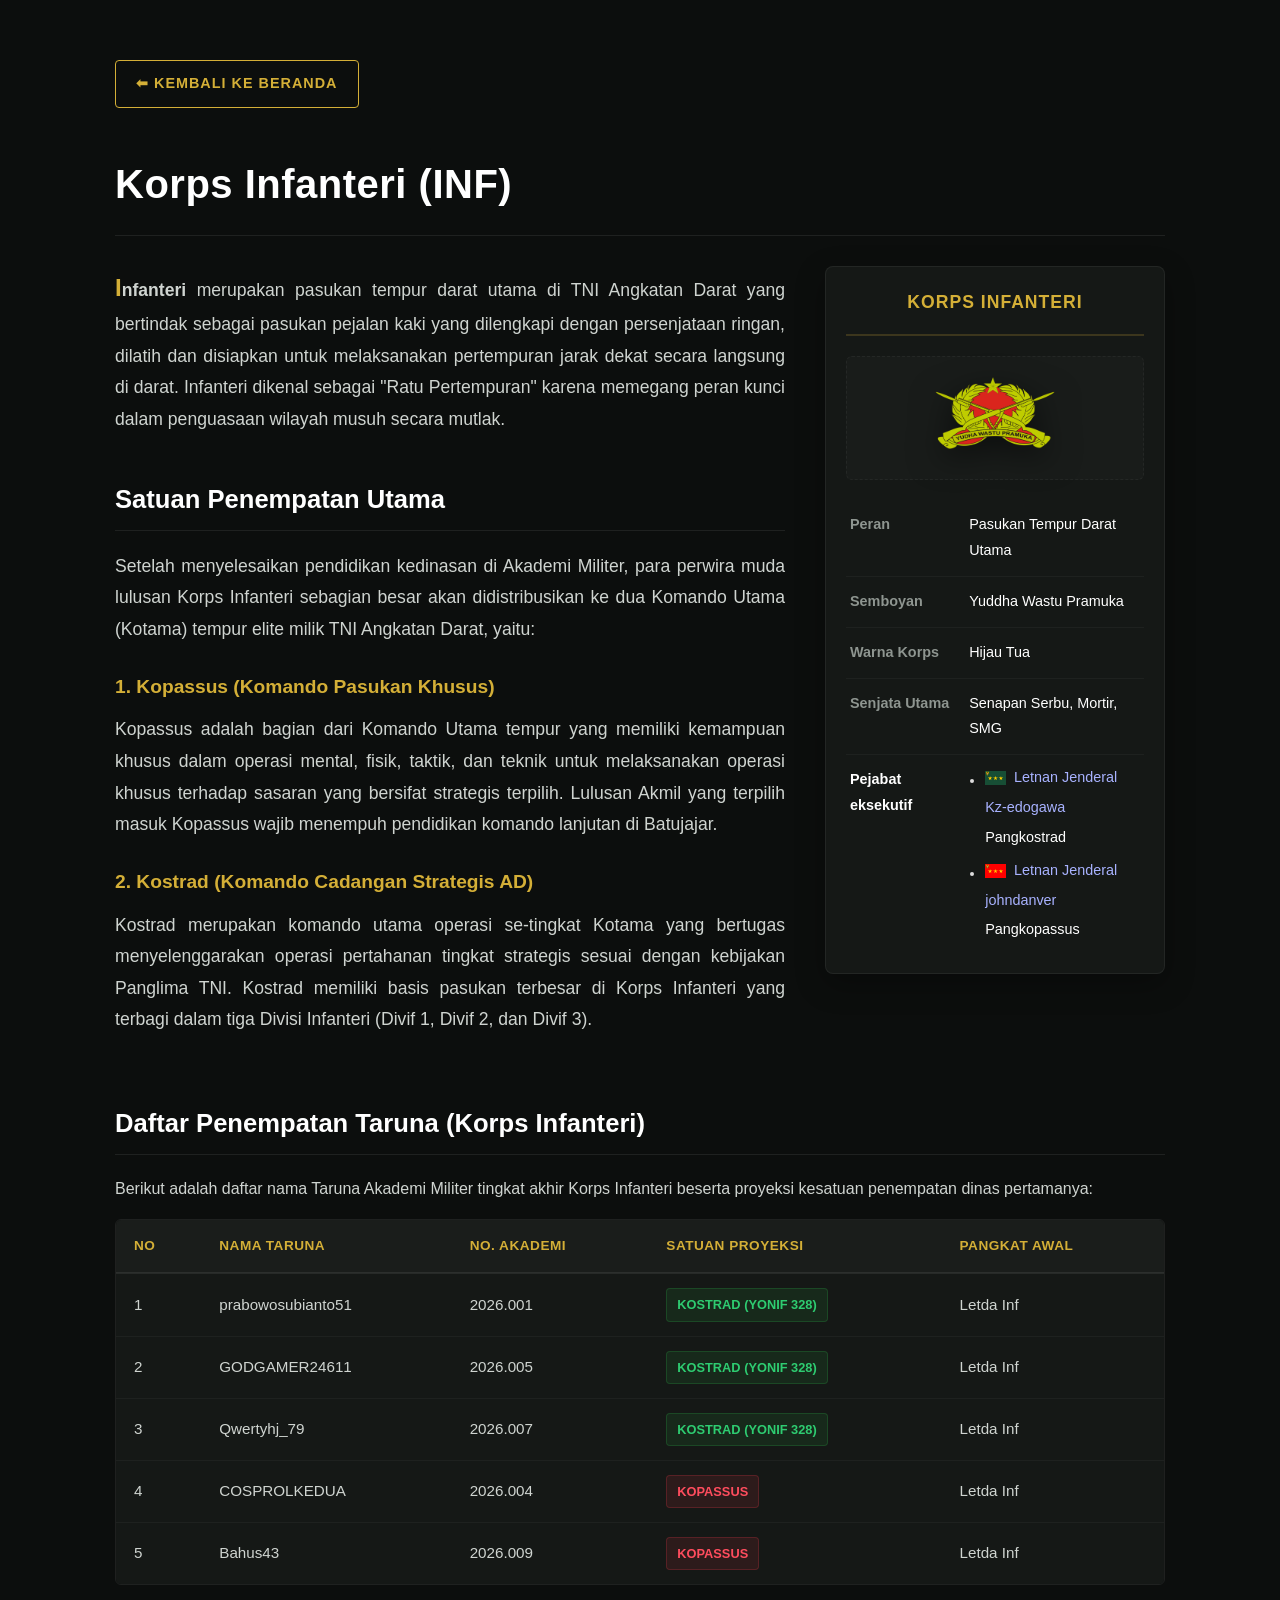
<file: infanteri/infanteri.html>
<!doctype html>
<html lang="id">
  <head>
    <meta charset="UTF-8" />
    <meta name="viewport" content="width=device-width, initial-scale=1.0" />
    <title>Satuan Infanteri - Akademi Militer</title>
    <style>
      :root {
        --bg-main: #0c0e0d;
        --bg-card: #151816;
        --tni-gold: #d4af37;
        --text-pure: #ffffff;
        --text-body: #cfd4d0;
        --text-muted: #8e9590;
        --border-color: rgba(255, 255, 255, 0.08);
      }

      * {
        margin: 0;
        padding: 0;
        box-sizing: border-box;
        font-family:
          "Segoe UI",
          -apple-system,
          BlinkMacSystemFont,
          sans-serif;
      }

      body {
        background-color: var(--bg-main);
        color: var(--text-body);
        line-height: 1.8;
        padding: 60px 20px;
      }

      .wiki-container {
        max-width: 1050px;
        margin: 0 auto;
      }

      .btn-back {
        display: inline-flex;
        align-items: center;
        gap: 8px;
        background-color: transparent;
        color: var(--tni-gold);
        border: 1px solid var(--tni-gold);
        padding: 10px 20px;
        text-decoration: none;
        font-weight: 700;
        font-size: 0.9rem;
        text-transform: uppercase;
        letter-spacing: 1px;
        border-radius: 4px;
        margin-bottom: 40px;
        transition: all 0.2s ease;
      }

      .btn-back:hover {
        background-color: var(--tni-gold);
        color: #000000;
        transform: translateY(-2px);
        box-shadow: 0 4px 15px rgba(212, 175, 55, 0.2);
      }

      h1 {
        color: var(--text-pure);
        font-size: 2.5rem;
        font-weight: 800;
        letter-spacing: 0.5px;
        margin-bottom: 30px;
        padding-bottom: 15px;
        border-bottom: 1px solid var(--border-color);
      }

      .wiki-top-layout {
        display: grid;
        grid-template-columns: 1fr 340px;
        gap: 40px;
        align-items: start;
      }

      .wiki-text {
        font-size: 1.1rem;
        text-align: justify;
      }

      .wiki-text p {
        margin-bottom: 24px;
        color: var(--text-body);
      }

      .wiki-text p:first-of-type::first-letter {
        font-size: 1.5rem;
        font-weight: 700;
        color: var(--tni-gold);
      }

      h2.wiki-section-title {
        color: var(--text-pure);
        font-size: 1.6rem;
        font-weight: 700;
        margin: 40px 0 20px 0;
        padding-bottom: 8px;
        border-bottom: 1px solid var(--border-color);
      }

      h3.wiki-subsection-title {
        color: var(--tni-gold);
        font-size: 1.2rem;
        font-weight: 600;
        margin: 20px 0 10px 0;
      }

      /* INFOBOX */
      .infobox {
        background-color: var(--bg-card);
        border: 1px solid rgba(255, 255, 255, 0.06);
        border-radius: 8px;
        padding: 20px;
        box-shadow: 0 10px 30px rgba(0, 0, 0, 0.3);
      }

      .infobox-title {
        text-align: center;
        font-size: 1.1rem;
        font-weight: 800;
        color: var(--tni-gold);
        text-transform: uppercase;
        letter-spacing: 1px;
        padding-bottom: 15px;
        margin-bottom: 20px;
        border-bottom: 2px solid rgba(212, 175, 55, 0.2);
      }

      .infobox-img-container {
        text-align: center;
        background-color: rgba(255, 255, 255, 0.02);
        padding: 20px;
        border-radius: 6px;
        margin-bottom: 20px;
        border: 1px dashed rgba(255, 255, 255, 0.05);
      }

      .infobox-img {
        max-width: 120px;
        height: auto;
        filter: drop-shadow(0 8px 16px rgba(0, 0, 0, 0.5));
      }

      .infobox-table {
        width: 100%;
        border-collapse: collapse;
      }

      .infobox-table tr {
        border-bottom: 1px solid rgba(255, 255, 255, 0.04);
      }

      .infobox-table tr:last-child {
        border-bottom: none;
      }

      .infobox-table th,
      .infobox-table td {
        padding: 12px 4px;
        font-size: 0.9rem;
        vertical-align: top;
      }

      .infobox-table th {
        text-align: left;
        width: 40%;
        color: var(--text-muted);
        font-weight: 600;
      }

      .infobox-table td {
        color: var(--text-pure);
      }

      /* TABEL NAMA TARUNA  */
      .full-width-section {
        width: 100%;
        margin-top: 20px;
      }

      .data-table-container {
        width: 100%;
        overflow-x: auto;
        margin-top: 15px;
        border-radius: 6px;
        border: 1px solid var(--border-color);
      }

      .wiki-table {
        width: 100%;
        border-collapse: collapse;
        background-color: var(--bg-card);
        font-size: 0.95rem;
      }

      .wiki-table th,
      .wiki-table td {
        padding: 14px 18px;
        text-align: left;
      }

      .wiki-table th {
        background-color: rgba(255, 255, 255, 0.02);
        color: var(--tni-gold);
        font-weight: 700;
        border-bottom: 2px solid var(--border-color);
        text-transform: uppercase;
        font-size: 0.85rem;
        letter-spacing: 0.5px;
      }

      .wiki-table tr {
        border-bottom: 1px solid rgba(255, 255, 255, 0.04);
      }

      .wiki-table tr:last-child {
        border-bottom: none;
      }

      .badge {
        display: inline-block;
        padding: 4px 10px;
        font-size: 0.8rem;
        font-weight: 700;
        border-radius: 4px;
        text-transform: uppercase;
      }
      .badge-kopassus {
        background-color: rgba(220, 53, 69, 0.12);
        color: #ff4d5e;
        border: 1px solid rgba(220, 53, 69, 0.25);
      }
      .badge-kostrad {
        background-color: rgba(40, 167, 69, 0.12);
        color: #2ecc71;
        border: 1px solid rgba(40, 167, 69, 0.25);
      }

      /* PEJABAT INFOBOX */

      .infobox-pejabat-row {
        border-top: 1px solid rgba(255, 255, 255, 0.08);
        vertical-align: top;
      }

      .infobox-label-pejabat {
        padding: 12px 10px;
        font-size: 0.95rem;
        font-weight: 700;
        color: #ffffff;
        width: 35%;
      }

      .infobox-data-pejabat {
        padding: 12px 10px;
        font-size: 0.9rem;
        line-height: 1.5;
      }

      .pejabat-list {
        margin: 0;
        padding-left: 16px;
        list-style-type: disc;
        color: #dddddd;
      }

      .pejabat-list li {
        margin-bottom: 12px;
      }

      .pejabat-list li:last-child {
        margin-bottom: 0;
      }

      .pejabat-wrapper {
        display: inline-flex;
        flex-wrap: wrap;
        align-items: center;
        gap: 8px;
      }

      .icon-pangkat-single {
        height: 14px;
        width: auto;
        object-fit: contain;
        display: block;
      }

      .pangkat-pejabat {
        color: #a8b2ff;
      }

      .nama-pejabat {
        color: #a8b2ff;
        font-weight: 500;
        text-decoration: none;
        cursor: pointer;
      }

      .nama-pejabat:hover {
        text-decoration: underline;
      }

      .jabatan-pejabat {
        color: #ffffff;
      }

      /* RESPONSIV HP */
      @media (max-width: 850px) {
        .wiki-top-layout {
          grid-template-columns: 1fr;
        }

        .infobox {
          width: 100%;
          order: -1;
        }
      }
    </style>
  </head>
  <body>
    <div class="wiki-container">
      <a href="/index.html" class="btn-back">⬅ Kembali ke Beranda</a>

      <h1>Korps Infanteri (INF)</h1>

      <div class="wiki-top-layout">
        <div class="wiki-text">
          <p>
            <b>Infanteri</b> merupakan pasukan tempur darat utama di TNI
            Angkatan Darat yang bertindak sebagai pasukan pejalan kaki yang
            dilengkapi dengan persenjataan ringan, dilatih dan disiapkan untuk
            melaksanakan pertempuran jarak dekat secara langsung di darat.
            Infanteri dikenal sebagai "Ratu Pertempuran" karena memegang peran
            kunci dalam penguasaan wilayah musuh secara mutlak.
          </p>

          <h2 class="wiki-section-title">Satuan Penempatan Utama</h2>
          <p>
            Setelah menyelesaikan pendidikan kedinasan di Akademi Militer, para
            perwira muda lulusan Korps Infanteri sebagian besar akan
            didistribusikan ke dua Komando Utama (Kotama) tempur elite milik TNI
            Angkatan Darat, yaitu:
          </p>

          <h3 class="wiki-subsection-title">
            1. Kopassus (Komando Pasukan Khusus)
          </h3>
          <p>
            Kopassus adalah bagian dari Komando Utama tempur yang memiliki
            kemampuan khusus dalam operasi mental, fisik, taktik, dan teknik
            untuk melaksanakan operasi khusus terhadap sasaran yang bersifat
            strategis terpilih. Lulusan Akmil yang terpilih masuk Kopassus wajib
            menempuh pendidikan komando lanjutan di Batujajar.
          </p>

          <h3 class="wiki-subsection-title">
            2. Kostrad (Komando Cadangan Strategis AD)
          </h3>
          <p>
            Kostrad merupakan komando utama operasi se-tingkat Kotama yang
            bertugas menyelenggarakan operasi pertahanan tingkat strategis
            sesuai dengan kebijakan Panglima TNI. Kostrad memiliki basis pasukan
            terbesar di Korps Infanteri yang terbagi dalam tiga Divisi Infanteri
            (Divif 1, Divif 2, dan Divif 3).
          </p>
        </div>

        <div class="infobox">
          <div class="infobox-title">Korps Infanteri</div>
          <div class="infobox-img-container">
            <img src="/infanteri/Logo_Infanteri_TNI_AD.png" alt="Lambang Infanteri" class="infobox-img" />
          </div>
          <table class="infobox-table">
            <tr>
              <th>Peran</th>
              <td>Pasukan Tempur Darat Utama</td>
            </tr>
            <tr>
              <th>Semboyan</th>
              <td>Yuddha Wastu Pramuka</td>
            </tr>
            <tr>
              <th>Warna Korps</th>
              <td>Hijau Tua</td>
            </tr>
            <tr>
              <th>Senjata Utama</th>
              <td>Senapan Serbu, Mortir, SMG</td>
            </tr>
            <tr class="infobox-pejabat-row">
              <td class="infobox-label-pejabat">Pejabat eksekutif</td>
              <td class="infobox-data-pejabat">
                <ul class="pejabat-list">
                  <li>
                    <div class="pejabat-wrapper">
                      <img src="/image/Flag_of_a_Indonesian_Army_Letnan_Jenderal kos.png" alt="Letjend" class="icon-pangkat-single">
                      <span class="pangkat-pejabat">Letnan Jenderal</span>
                      <span class="nama-pejabat">Kz-edogawa</span>
                      <span class="jabatan-pejabat">Pangkostrad</span>
                    </div>
                  </li>
                  <li>
                    <div class="pejabat-wrapper">
                      <img src="/image/Flag_of_a_Indonesian_Army_letnan_jenderal.png" alt="Letjend" class="icon-pangkat-single">
                      <span class="pangkat-pejabat">Letnan Jenderal</span>
                      <span class="nama-pejabat">johndanver</span>
                      <span class="jabatan-pejabat">Pangkopassus</span>
                    </div>
                  </li>
                </ul>
              </td>
            </tr>
          </table>
        </div>
      </div>
      <div class="full-width-section">
        <h2 class="wiki-section-title">
          Daftar Penempatan Taruna (Korps Infanteri)
        </h2>
        <p>
          Berikut adalah daftar nama Taruna Akademi Militer tingkat akhir Korps
          Infanteri beserta proyeksi kesatuan penempatan dinas pertamanya:
        </p>

        <div class="data-table-container">
          <table class="wiki-table">
            <thead>
              <tr>
                <th>No</th>
                <th>Nama Taruna</th>
                <th>No. Akademi</th>
                <th>Satuan Proyeksi</th>
                <th>Pangkat Awal</th>
              </tr>
            </thead>
            <tbody>
              <tr>
                <td>1</td>
                <td>prabowosubianto51</td>
                <td>2026.001</td>
                <td>
                  <span class="badge badge-kostrad">Kostrad (Yonif 328)</span>
                </td>
                <td>Letda Inf</td>
              </tr>
              <tr>
                <td>2</td>
                <td>GODGAMER24611</td>
                <td>2026.005</td>
                <td>
                  <span class="badge badge-kostrad">Kostrad (Yonif 328)</span>
                </td>
                <td>Letda Inf</td>
              </tr>
              <tr>
                <td>3</td>
                <td>Qwertyhj_79</td>
                <td>2026.007</td>
                <td>
                  <span class="badge badge-kostrad">Kostrad (Yonif 328)</span>
                </td>
                <td>Letda Inf</td>
              </tr>
              <tr>
                <td>4</td>
                <td>COSPROLKEDUA</td>
                <td>2026.004</td>
                <td>
                  <span class="badge badge-kopassus">Kopassus</span>
                </td>
                <td>Letda Inf</td>
              </tr>
              <tr>
                <td>5</td>
                <td>Bahus43</td>
                <td>2026.009</td>
                <td>
                  <span class="badge badge-kopassus">Kopassus</span>
                </td>
                <td>Letda Inf</td>
              </tr>
            </tbody>
          </table>
        </div>
      </div>
    </div>
  </body>
</html>
</file>
<file: style.css>
:root {
  --primary-blue: #0073e5;
  --secondary-green: #0b6623;
  --accent-yellow: #ffff1e;
  --dark-bg: #111111;
  --light-text: #ffffff;
}

* {
  margin: 0;
  padding: 0;
  box-sizing: border-box;
  font-family: "Segoe UI", "Segoe UI", Tahoma, Geneva, Verdana, sans-serif;
  scroll-behavior: smooth;
}

body {
  background-color: var(--dark-bg);
  color: var(--light-text);
}

.container {
  max-width: 1100px;
  margin: auto;
  padding: 60px 20px;
}

.section-title {
  text-align: center;
  font-size: 2.5rem;
  margin-bottom: 30px;
  position: relative;
  color: var(--light-text);
}

.section-title::after {
  content: "";
  display: block;
  width: 60px;
  height: 4px;
  background-color: var(--accent-yellow);
}

/* NAVBAR START */
.navbar {
  background-color: rgba(0, 115, 229, 0.95);
  position: fixed;
  top: 0;
  width: 100%;
  z-index: 1000;
  box-shadow: 0 4px 10px rgba(0, 0, 0, 0.3);
}

.nav-container {
  display: flex;
  justify-content: space-between;
  align-items: center;
  max-width: 1100px;
  margin: auto;
  padding: 20px;
}

.logo {
  color: var(--accent-yellow);
  font-size: 1.8rem;
  font-weight: bold;
  text-decoration: none;
}

.nav-links {
  display: flex;
  list-style: none;
}

.nav-links a {
  color: var(--light-text);
  text-decoration: none;
  padding: 8px 15px;
  font-weight: 500;
  transition: 0.3s;
}

.nav-links a:hover,
.nav-links a.active {
  color: var(--accent-yellow);
}

/* DROPDOWN DI ABOUT */
.nav-links li.dropdown {
  position: relative;
  display: inline-block;
}

.nav-links .dropdown-menu {
  position: absolute;
  top: 100%;
  left: 50%;
  transform: translateX(-50%) translateY(15px);
  background-color: #111111;
  min-width: 200px;
  border-radius: 8px;
  padding: 10px 0;
  box-shadow: 0 10px 30px rgba(0, 0, 0, 0.55);
  border: 1px solid rgba(255, 255, 255, 0.08);

  list-style: none !important;
  list-style-type: none !important;

  /*SEMBUNYIIN */
  display: none;
  opacity: 0;
  z-index: 999;
}

/* DROPDOWN KORPS */
.dropdown-menu li {
  position: relative;
}

.nester-trigger {
  display: flex;
  justify-content: space-between;
  align-items: center;
}

.nested-menu {
  position: absolute;
  top: -10px;
  left: 100%;
  background-color: #111111 !important;
  border: 1px solid rgba(255, 255, 0, 0.08) !important;
  border-radius: 8px;
  list-style: none !important;
  padding: 10px 0;
  min-width: 200px;
  display: none;
  box-shadow: 0 10px 30px rgba(0, 0, 0, 0.55);
  z-index: 1000;
}

.nested-dropdown:hover .nested-menu {
  display: block;
}

.nested-menu li {
  padding: 10px 16px;
  color: #dddddd impr !important;
  font-size: 0.9rem;
  font-weight: 500;
  transition: all 0.2s ease;
}

.nested-menu li a {
  color: #dddddd !important;
  font-size: 0.95rem;
  font-weight: 500;
  padding: 12px 20px;
  display: block;
  width: 100%;
  text-align: left !important;
  text-decoration: none;
  letter-spacing: 0.3px;
  transition: all 0.25s ease;
}

.nested-menu li a:hover {
  color: #005c29;
  background-color: rgba(0, 92, 41, 0.08) !important;
  padding-left: 26px !important;
}

.nav-links .dropdown-menu::before {
  content: "";
  position: absolute;
  top: 0;
  left: 0;
  width: 100%;
  height: 4px;
  background: #4ab34a;
  border-radius: 8px 8px 0 0;
}

.nav-links .dropdown-menu li {
  width: 100%;
  list-style: none !important;
  list-style-type: none !important;
  padding: 0 !important;
  margin: 0 !important;
}

.nav-links .dropdown-menu li a {
  color: #dddddd !important;
  font-size: 0.95rem !important;
  font-weight: 500 !important;
  padding: 12px 20px !important;
  display: block !important;
  width: 100%;
  text-align: left !important;
  text-decoration: none;
  letter-spacing: 0.3px;
  transition: all 0.25s ease;
}

.nav-links .dropdown-menu li a:hover {
  color: #ffff00 !important;
  background-color: rgba(255, 255, 255, 0.04);
  padding-left: 26px !important;
}

@media (min-width: 769px) {
  .nav-links .dropdown:hover .dropdown-menu {
    display: block;
    opacity: 1;
    transform: translateX(-50%) translateY(3px);
  }
}

.nav-links .dropdown-menu.show-dropdown {
  display: block !important;
  opacity: 1 !important;
  transform: translateX(-50%) translateY(3px) !important;
}

/* RESPONSIVE DI HP */
@media (max-width: 768px) {
  .nav-links .dropdown-menu {
    display: none;
    position: static !important;
    transform: none !important;
    box-shadow: none;
    background-color: rgba(0, 0, 0, 0.15);

    width: 100%;
    padding: 0 !important;
    border: none;
    margin: 0;
  }

  .nav-links .dropdown-menu::before {
    display: none;
  }

  .nav-links .dropdown-menu.show-dropdown {
    display: block !important;
    transform: none !important;
    margin-top: 10px;
    margin-bottom: 10px;
  }

  .nav-links .dropdown-menu li a {
    text-align: center !important;
    padding: 12px 0 !important;
    font-size: 1.1rem !important;
  }

  .nav-links .dropdown-menu li a:hover {
    padding-left: 0 !important;
  }
}
/* NAVBAR END */

.hero {
  background:
    linear-gradient(180deg, rgba(0, 0, 0, 0.6), rgba(0, 0, 0, 0.8) 100%),
    url("image/hero.png") no-repeat center center;
  height: 100vh;
  background-size: cover;
  background-attachment: fixed;
  display: flex;
  justify-content: center;
  align-items: center;
  text-align: center;
  padding: 0 20px;
  position: relative;
}

.profile-img {
  width: 150px;
  height: 150px;
  border-radius: 50%;
  border: 5px solid var(--accent-yellow);
  object-fit: cover;
  margin-bottom: 20px;
}

.hero-content {
  max-width: 900px;
  width: 100%;
}

.hero-logo {
  width: 120px;
  height: auto;
  filter: drop-shadow(0px, 4px, 10px rgba(0, 0, 0, 0.5));
}

.hero h1 {
  color: #ffffff;
  font-size: 3.2rem;
  font-weight: 800;
  letter-spacing: 1px;
  text-shadow: 0 4px 15px rgba(0, 0, 0, 0.6);
  margin-bottom: 30px;
  line-height: 1.3;
}

.highlight-yellow {
  color: #ffff00;
}

.btn-lihat-syarat {
  display: inline-block;
  background-color: #ffff00;
  color: #000000;
  padding: 14px 40px;
  font-size: 1.05rem;
  font-weight: 700;
  text-decoration: none;
  border-radius: 50px;
  box-shadow: 0 5px 15px rgba(255, 255, 0, 0.3);
  transition: all 0.3s ease;
}

.btn-lihat-syarat:hover {
  transform: translateY(-3px);
  box-shadow: 0 8px 20px rgba(255, 255, 0, 0.5);
  background-color: #fffb00;
}
/* HERO END */

.korps-section {
  background-color: #1a1d1b;
  padding: 60px 0 80px 0;
  border-top: 1px dashed rgba(255, 255, 255, 0.05);
  border-bottom: 1px dashed rgba(255, 255, 255, 0.05);
}

.container-korps {
  max-width: 1140px;
  margin: 0 auto;
  padding: 0 24px;
  text-align: left;
}

.section-title-korps {
  font-size: 2rem;
  font-weight: 700;
  color: #ffffff;
  margin-bottom: 8px;
  letter-spacing: 0.5px;
}

.section-subtitle-korps {
  color: #8e9590;
  font-size: 1rem;
  margin-bottom: 30px;
}

.korps-buttons-wrapper {
  display: flex;
  flex-wrap: wrap;
  gap: 16px;
}

.korps-btn {
  display: inline-block;
  background-color: #005c29;
  color: #ffffff !important;
  padding: 12px 28px;
  text-decoration: none !important;
  border-radius: 6px;
  font-size: 1rem;
  font-weight: 600;
  border: 1px solid rgba(255, 255, 255, 0.03);
  box-shadow: 0 4px 6px rgba(0, 0, 0, 0.2);
  transition: all 0.25s cubic-bezier(0.4, 0, 0.2, 1);
}

.korps-btn:hover {
  background-color: #007d37;
  border-color: #ffff00;
  transform: translateY(-3px);
  box-shadow: 0 6px 15px rgba(0, 92, 41, 0.4);
}

/* RESPONSIVE DI HANDPHONE */
@media (max-width: 768px) {
  .korps-section {
    padding: 50px 0;
  }

  .korps-buttons-wrapper {
    display: grid;
    grid-template-columns: repeat(2, 1fr);
    gap: 12px;
  }

  .korps-btn {
    text-align: center;
    padding: 12px 10px;
    font-size: 0.95rem;
  }
}

/* GRID */
.project-grid {
  display: grid;
  grid-template-columns: repeat(3, 1fr);
  gap: 25px;
  margin-top: 30px;
}

.project-card-syarat {
  background-color: var(--secondary-green);
  border-radius: 10px;
  padding: 25px;
  border: 2px solid transparent;
  transition: all 0.3s ease;
  display: flex;
  flex-direction: column;
}

.project-card-syarat:hover {
  transform: translateY(-5px);
  border-color: var(--accent-yellow);
}

.syarat-icon {
  font-size: 2.5rem;
  color: var(--accent-yellow);
  margin-bottom: 15px;
  text-align: center;
}

.project-info h3 {
  color: var(--accent-yellow);
  font-size: 1.4rem;
  margin-bottom: 15px;
  text-align: center;
  border-bottom: 2px solid rgba(255, 255, 30, 0.2);
  padding-bottom: 8px;
}

.project-info ul {
  list-style-type: none;
}

.project-info ul li {
  margin-bottom: 10px;
  font-size: 0.95rem;
  line-height: 1.5;
  position: relative;
  padding-left: 20px;
}

.project-info ul li::before {
  content: "✓";
  position: absolute;
  left: 0;
  color: var(--accent-yellow);
  font-weight: bold;
}

/* GALERY START */
.section-subtitle {
  text-align: center;
  color: #aaa;
  margin-top: -20px;
  margin-bottom: 40px;
}

.galery-grid {
  display: grid;
  grid-template-columns: repeat(auto-fit, minmax(220px, 1fr));
  gap: 15px;
}

.galery-item {
  overflow: hidden;
  border-radius: 8px;
  cursor: pointer;
  border: 2px solid transparent;
  transition: border color 0.3s;
}

.galery-item:hover {
  border-color: var(--accent-yellow);
}

.galery-item img {
  width: 100%;
  height: 200px;
  object-fit: cover;
  transition: transform 0.3s;
}

.galery-item:hover img {
  transform: scale(1.1);
}
/* GALERY END */

/* POP UP START */
.model {
  display: none;
  position: fixed;
  z-index: 2000;
  padding-top: 100px;
  left: 0;
  top: 0;
  width: 100%;
  height: 100%;
  background-color: rgba(0, 0, 0, 0.9);
}

.model-content {
  margin: auto;
  display: block;
  max-width: 80%;
  max-height: 70vh;
  border: 3px solid var(--primary-blue);
}

#caption {
  margin: auto;
  display: block;
  width: 80%;
  text-align: center;
  color: var(--accent-yellow);
  padding: 10px 0;
  font-size: 1.2rem;
}

.close-model {
  position: absolute;
  top: 30px;
  right: 25px;
  color: #fff;
  font-size: 40px;
  font-weight: bold;
  cursor: pointer;
}

/* TINGKATAN SECTION START*/
.tingkatan-section {
  background-color: var(--dark-bg);
  padding: 40px 0;
}

.tingkatan-grid {
  display: grid;
  grid-template-columns: repeat(4, 1fr);
  gap: 15px;
  margin-bottom: 20px;
}

.pangkat-card {
  background-color: #0b6623;
  border-radius: 8px;
  padding: 15px;
  text-align: center;
  display: flex;
  flex-direction: column;
  align-items: center;
  justify-content: center;
  transition:
    transform 0.3s ease,
    border-color 0.3s ease;
  border: 2px solid transparent;
}

.pangkat-card:hover {
  transform: translateY(-5px);
  border-color: var(--accent-yellow);
}

.pangkat-img-box {
  width: 100%;
  height: 120px;
  display: flex;
  align-items: center;
  justify-content: center;
  margin-bottom: 12px;
  overflow: hidden;
}

.pangkat-img {
  max-width: 100%;
  max-height: 100%;
  object-fit: contain;
}

.pangkat-text {
  color: var(--light-text);
  font-size: 1.1rem;
  font-weight: bold;
  letter-spacing: 1px;
}

/* RESPOSIVE PANGKAT */
@media (max-width: 992px) {
  .tingkatan-grid {
    grid-template-columns: repeat(2, 1fr);
  }
}

@media (max-width: 576px) {
  .tingkatan-grid {
    grid-template-columns: 1fr;
    gap: 10px;
  }

  .pangkat-img-box {
    height: 100px;
  }
}
/* TINGAKATAN END */

/* PENDAFTARAN START  */
.pendaftaran-section {
  background: linear-gradient(
    135deg,
    var(--secondary-green, var(--primary-blue))
  );
  text-align: center;
  padding: 80px 20px;
}

.text-center-cta {
  display: flex;
  flex-direction: column;
  align-items: center;
  justify-content: center;
  max-width: 800px;
  margin: auto;
}

.cta-title {
  font-size: 2.3rem;
  color: var(--light-text);
  margin-bottom: 15px;
  font-weight: bold;
}

.cta-subtitle {
  font-size: 1.1rem;
  color: #e0e0e0;
  margin-bottom: 35px;
  line-height: 1.6;
}

/* TOMBOL  */
.btn-daftar-gform {
  display: inline-flex;
  align-items: center;
  gap: 10px;
  background-color: var(--accent-yellow);
  color: #000000;
  padding: 15px 40px;
  font-weight: 1.2rem;
  text-decoration: none;
  border-radius: 50px;
  box-shadow: 0 6px 20px rgba(255, 255, 30, 0.3);
  transition: all 0.3s ease;
}

.btn-daftar-gform:hover {
  transform: translateY(-5px);
  box-shadow: 0 10px 25px rgba(255, 255, 30, 0.5);
  background-color: #fffb00;
}

.btn-daftar-gform i {
  font-size: 1.4rem;
}

@keyframes fadeInUp {
  from {
    opacity: 0;
    transform: translateY(40px);
  }

  to {
    opacity: 1;
    transform: translateY(0);
  }
}

.hero-content {
  animation: fadeInUp 1.2s ease-out forwards;
}

.scroll-reveal {
  opacity: 0;
  transform: translateY(50px);
  transition:
    opacity 0.8s ease-out,
    transform 0.8s ease-out;
}

.scroll-reveal.appeared {
  opacity: 1;
  transform: translateY(0);
}

.project-grid.project-card-syarat:nth-child(1) {
  transition-delay: 0.1s;
}
.project-grid.project-card-syarat:nth-child(2) {
  transition-delay: 0.3s;
}
.project-grid.project-card-syarat:nth-child(3) {
  transition-delay: 0.5s;
}

/* BOTTOM HASIL SELEKSI  */
.btn-cek-hasil {
  display: inline-flex;
  align-items: center;
  gap: 10px;
  padding: 14px 28px;
  background-color: #222222;
  color: #ffffff;
  border: 2px solid #005c29;
  border-radius: 50px;
  font-size: 1rem;
  font-weight: 700;
  text-decoration: none;
  box-shadow: 0 4px 15px rgba(0, 0, 0, 0.3);
  transition: all 0.25s ease;
  cursor: pointer;
}

.btn-cek-hasil:hover {
  background-color: #005c29;
  color: #ffff00;
  box-shadow: 0 5px 20px rgba(0, 92, 41, 0.4);
  transform: translateY(-2px);
}

/* CSS GENET NOMOR CATAR */
.modal-roblox {
  display: none;
  position: fixed;
  z-index: 9999;
  left: 0;
  top: 0;
  width: 100%;
  height: 100%;
  background-color: rgba(0, 0, 0, 0.75);
  justify-content: center;
  align-items: center;
}

.modal-roblox-content {
  background-color: var(--dark-bg);
  border-top: 4px solid var(--accent-yellow);
  padding: 35px 30px;
  width: 90%;
  max-width: 480px;
  border-radius: 8px;
  position: relative;
  text-align: center;
  box-shadow: 0 10px 30px rgba(0, 0, 0, 0.5);
  font-family: "Segoe UI", sans-serif;
}
/* TOMBOL CLOSE */
.close-modal {
  position: absolute;
  right: 20px;
  top: 15px;
  color: rgba(255, 255, 255, 0.4);
  font-size: 28px;
  font-weight: bold;
  cursor: pointer;
  z-index: 10;
  pointer-events: auto;
  transition: color 0.2s;
}
.close-modal:hover {
  color: var(--accent-yellow);
}

.modal-title {
  color: var(--light-text);
  font-size: 1.5rem;
  font-weight: 800;
  letter-spacing: 1.5px;
  margin-bottom: 5px;
}

.modal-subtitle {
  color: rgba(255, 255, 255, 0.6);
  font-size: 0.85rem;
  margin-bottom: 25px;
}

/* Box Tempat Nomor CATAR */
.catar-card-box {
  background-color: rgba(255, 255, 255, 0.03);
  border: 1px dashed rgba(255, 255, 255, 0.15);
  padding: 20px;
  border-radius: 6px;
  margin-bottom: 20px;
}

.catar-label {
  display: block;
  color: var(--accent-yellow);
  font-size: 0.75rem;
  font-weight: 700;
  letter-spacing: 2px;
  margin-bottom: 8px;
}

.catar-number {
  color: var(--light-text);
  font-size: 2.2rem;
  font-weight: 800;
  letter-spacing: 3px;
  text-shadow: 0 0 10px rgba(255, 255, 255, 0.1);
}

.modal-footer-text {
  color: rgba(255, 255, 255, 0.4);
  font-size: 0.8rem;
  margin-bottom: 20px;
}

.btn-roblox-submit {
  width: 100%;
  background-color: var(--primary-blue);
  color: var(--light-text);
  border: none;
  padding: 14px;
  font-size: 0.95rem;
  font-weight: 700;
  border-radius: 5px;
  cursor: pointer;
  text-transform: uppercase;
  transition: all 0.2s ease;
}

.btn-roblox-submit:hover {
  background-color: #005ec2;
  transform: translateY(-2px);
  box-shadow: 0 5px 15px rgba(0, 115, 229, 0.3);
}

/* TABEL NAMA TARUNA  */
.full-width-section {
  width: 100%;
  margin-top: 20px;
}

.data-table-container {
  width: 100%;
  overflow-x: auto;
  margin-top: 15px;
  border-radius: 6px;
  border: 1px solid var(--accent-yellow);
}

.wiki-table {
  width: 100%;
  border-collapse: collapse;
  background-color: var(--bg-card);
  font-size: 0.95rem;
}

.wiki-table th,
.wiki-table td {
  padding: 14px 18px;
  text-align: left;
}

.wiki-table th {
  background-color: rgba(255, 255, 255, 0.02);
  color: var();
  font-weight: 700;
  border-bottom: 2px solid var(--border-color);
  text-transform: uppercase;
  font-size: 0.85rem;
  letter-spacing: 0.5px;
}

.wiki-table tr {
  border-bottom: 1px solid rgba(255, 255, 255, 0.04);
}

.wiki-table tr:last-child {
  border-bottom: none;
}

.badge {
  display: inline-block;
  padding: 4px 10px;
  font-size: 0.8rem;
  font-weight: 700;
  border-radius: 4px;
  text-transform: uppercase;
}
.badge-kopassus {
  background-color: rgba(220, 53, 69, 0.12);
  color: #ff4d5e;
  border: 1px solid rgba(220, 53, 69, 0.25);
}
.badge-kostrad {
  background-color: rgba(40, 167, 69, 0.12);
  color: #2ecc71;
  border: 1px solid rgba(40, 167, 69, 0.25);
}

.badge-kodiklatad {
  background-color: rgba(255, 221, 0, 0.12);
  color: #ffdd00;
  border: 1px solid rgba(255, 221, 0, 0.25);
}

/* START FOOTER */
.main-footer {
  background-color: var(--dark-bg);
  border-top: 3px solid var(--accent-yellow);
  color: var(--light-text);
  padding: 40px 0 20px 0;
  margin-top: 50px;
  font-family: "Segoe UI", sans-serif;
}

.footer-container {
  max-width: 1200px;
  margin: 0 auto;
  padding: 0 20px;
  display: flex;
  flex-direction: column;
  align-items: center;
  text-align: center;
  gap: 25px;
}

.footer-brand h3 {
  color: var(--accent-yellow);
  margin: 0 0 10px 0;
  font-size: 1.4rem;
  letter-spacing: 1.5px;
  font-weight: 700;
  text-transform: uppercase;
}

.footer-brand p {
  color: rgba(255, 255, 255, 0.7);
  margin: 0;
  font-size: 0.9rem;
  max-width: 550px;
  line-height: 1.6;
}

/* TIKTOK */
.footer-socials {
  display: flex;
  gap: 15px;
  justify-content: center;
}

.footer-socials a {
  display: inline-flex;
  align-items: center;
  justify-content: center;
  width: 40px;
  height: 40px;
  background-color: rgba(255, 255, 255, 0.03);
  border: 1px solid rgba(255, 255, 255, 0.08);
  border-radius: 50%;
  color: var(--light-text);
  font-size: 1.2rem;
  text-decoration: none;
  transition: all 0.3s ease;
}

.footer-socials a:hover {
  background-color: var(--primary-blue);
  color: var(--light-text);
  border-color: var(--primary-blue);
  transform: translateY(-3px);
  box-shadow: 0 5px 15px rgba(0, 115, 229, 0.5);
}

.footer-bottom {
  text-align: center;
  margin-top: 30px;
  padding-top: 20px;
  border-top: 1px solid rgba(255, 255, 255, 0.04);
}

.footer-bottom p {
  margin: 0;
  font-size: 0.75rem;
  color: rgba(255, 255, 255, 0.4);
  letter-spacing: 0.5px;
}

/* SECTION TATA CARA */
.tata-cara-section {
  background-color: var(--dark-bg);
  padding: 60px 0;
  font-family: "Segoe UI", sans-serif;
  color: var(--light-text);
}

.container-tata-cara {
  max-width: 1200px;
  margin: 0 auto;
  padding: 0 20px;
  text-align: center;
}

.tata-cara-title {
  color: var(--light-text);
  font-size: 1.8rem;
  font-weight: 800;
  text-transform: uppercase;
  letter-spacing: 1px;
  margin-bottom: 8px;
  position: relative;
}

.tata-cara-title::after {
  content: "";
  display: block;
  width: 60px;
  height: 3px;
  background-color: var(--accent-yellow);
  margin: 10px auto 0 auto;
  border-radius: 2px;
}

.tata-cara-subtitle {
  color: rgba(255, 255, 255, 0.6);
  font-size: 0.95rem;
  margin-bottom: 40px;
}

.tata-cara-grid {
  display: grid;
  grid-template-columns: repeat(auto-fit, minmax(250px, 1fr));
  gap: 25px;
  margin-top: 20px;
}

.tata-cara-card {
  background-color: rgba(255, 255, 255, 0.02);
  border: 1px solid rgba(255, 255, 255, 0.05);
  padding: 30px 20px;
  border-radius: 8px;
  text-align: left;
  position: relative;
  transition: all 0.3s ease;
}

.tata-cara-card:hover {
  transform: translateY(-5px);
  background-color: rgba(255, 255, 255, 0.04);
  border-color: rgba(0, 115, 229, 0.3);
  box-shadow: 0 10px 20px rgba(0, 0, 0, 0.3);
}

.card-number {
  font-size: 2.5rem;
  font-weight: 900;
  color: rgba(0, 115, 229, 0.15);
  font-family: "Impact", sans-serif;
  line-height: 1;
  margin-bottom: 15px;
  transition: color 0.3s ease;
}

.tata-cara-card:hover .card-number {
  color: var(--primary-blue);
}

.tata-cara-card h3 {
  color: var(--light-text);
  font-size: 1.15rem;
  font-weight: 700;
  margin: 0 0 10px 0;
}

.tata-cara-card p {
  color: rgba(255, 255, 255, 0.6);
  font-size: 0.85rem;
  line-height: 1.6;
  margin: 0;
}

.tata-cara-card p strong {
  color: var(--accent-yellow);
}

/* RESPONSIVE BREAKPOINT */
@media (max-width: 600px) {
  .tata-cara-card {
    text-align: center;
  }
  .tata-cara-title {
    font-size: 1.5rem;
  }
}

/* TOMBOL ISI GFORM */
.text-center-cta div {
  display: flex;
  flex-wrap: wrap;
  justify-content: center;
  gap: 15px;
  margin-top: 25px;
}

.btn-link-gform {
  display: inline-flex;
  align-items: center;
  gap: 8px;
  background-color: var(--secondary-green);
  color: white;
  padding: 15px 40px;
  font-weight: 500;
  text-decoration: none;
  border-radius: 50px;
  box-shadow: 0 6px 20px rgba(255, 255, 30, 0.3);
  transition: all 0.3s ease;
}

.btn-link-gform:hover {
  background-color: #084d1a;
  transform: translateY(-3px);
  box-shadow: 0 5px 15px rgba(11, 102, 35, 0.5);
}

.btn-link-gform i {
  font-size: 0.75rem;
}

/* .btn-daftar-gform,
.btn-cek-hasil,
.btn-link-gform {
  min-width: 220px; 
  box-sizing: border-box;
} */

/* SECTION ABOUT/INFORMASI DI HAL UTAMA */
.profil-akmil-section {
  background-color: var(--dark-bg); /* #111111 */
  padding: 70px 0;
  font-family: "Segoe UI", sans-serif;
  color: var(--light-text); /* #ffffff */
}

.container-profil {
  max-width: 1200px;
  margin: 0 auto;
  padding: 0 20px;
  display: flex;
  flex-direction: row;
  justify-content: space-between;
  align-items: flex-start;
  gap: 50px;
}

.profil-deskripsi {
  flex: 1;
  text-align: left;
}

.profil-sub-section {
  margin-top: 35px;
  text-align: left;
}

.profil-sub-title {
  font-size: 1.4rem;
  font-weight: 700;
  color: var(--light-text);
  margin-bottom: 15px;
  position: relative;
  padding-left: 15px;
}

.profil-sub-title::before {
  content: "";
  position: absolute;
  left: 0;
  top: 4px;
  width: 4px;
  height: 1.2rem;
  background-color: var(--accent-yellow);
  border-radius: 2px;
}

.akmil-list-satuan {
  list-style: none;
  padding-left: 5px;
  margin: 15px 0;
}

.akmil-list-satuan li {
  font-size: 0.95rem;
  line-height: 1.8;
  color: rgba(255, 255, 255, 0.85);
  margin-bottom: 10px;
  display: flex;
  align-items: flex-start;
  gap: 12px;
  text-align: left;
}

.akmil-list-satuan li i {
  color: var(--accent-yellow);
  font-size: 0.8rem;
  margin-top: 6px;
}

.profil-main-title {
  font-size: 2.2rem;
  font-weight: 800;
  color: var(--light-text);
  text-transform: uppercase;
  margin-bottom: 25px;
  letter-spacing: 1px;
}

.profil-main-title::after {
  content: "";
  display: block;
  width: 60px;
  height: 3px;
  background-color: var(--accent-yellow);
  margin-top: 10px;
  border-radius: 2px;
}

.profil-deskripsi p {
  font-size: 1rem;
  line-height: 1.8;
  color: rgba(255, 255, 255, 0.85);
  margin-bottom: 18px;
}

.profil-deskripsi p strong {
  color: var(--accent-yellow);
}

.infobox-militer {
  flex: 0 0 350px;
  background-color: rgba(255, 255, 255, 0.02);
  border: 1px solid rgba(255, 255, 255, 0.07);
  border-radius: 6px;
  padding: 18px;
  box-sizing: border-box;
  box-shadow: 0 10px 30px rgba(0, 0, 0, 0.5);
}

.infobox-title-box {
  text-align: center;
  border-bottom: 1px solid rgba(255, 255, 255, 0.1);
  padding-bottom: 12px;
  margin-bottom: 15px;
}

.infobox-title-box h3 {
  color: var(--accent-yellow);
  font-size: 1.15rem;
  font-weight: 800;
  margin: 0;
  letter-spacing: 1.5px;
  text-transform: uppercase;
}

.infobox-image-box {
  background-color: rgba(0, 0, 0, 0.3);
  border: 1px solid rgba(255, 255, 255, 0.04);
  border-radius: 4px;
  padding: 15px;
  text-align: center;
  margin-bottom: 15px;
}

.infobox-image-box img {
  max-width: 100%;
  height: auto;
  max-height: 140px;
  object-fit: contain;
}

.infobox-militer-table {
  width: 100%;
  border-collapse: collapse;
  font-size: 0.85rem;
}

.infobox-militer-table tr {
  border-bottom: 1px solid rgba(255, 255, 255, 0.05);
}

.infobox-militer-table tr:last-child {
  border-bottom: none;
}

.infobox-militer-table th {
  padding: 10px 8px 10px 0;
  color: rgba(255, 255, 255, 0.6);
  font-weight: 700;
  text-align: left;
  vertical-align: top;
  width: 40%;
}

.infobox-militer-table td {
  padding: 10px 0 10px 8px;
  color: var(--light-text);
  line-height: 1.5;
  text-align: left;
}

.infobox-militer-table td.text-yellow {
  color: var(--accent-yellow);
  font-weight: 600;
}

/* ==========================================================================
   SULAP LAYOUT KHUSUS HP (INFOBOX DI ATAS, DESKRIPSI DI BAWAH)
   ========================================================================== */
@media (max-width: 768px) {
  .container-profil {
    flex-direction: column-reverse !important;
    gap: 30px !important;
    align-items: center !important;
  }

  .infobox-militer {
    width: 100% !important;
    max-width: 380px !important;
    margin: 0 auto !important;
  }

  .profil-deskripsi {
    width: 100% !important;
    text-align: center !important;
  }

  .profil-main-title::after {
    margin: 10px auto 0 auto !important;
  }

  .profil-sub-section {
    text-align: center !important;
  }

  .profil-sub-title {
    padding-left: 0 !important;
  }

  .profil-sub-title::before {
    display: none !important;
  }

  .akmil-list-satuan li {
    justify-content: center !important;
    text-align: left !important;
  }
}
/* ABOUT HAL UTAMA END */

/* ALUR TES SELEKSI START */
.alur-seleksi-section {
  background-color: var(--dark-bg);
  padding: 80px 0;
  color: var(--light-text);
}

.container-alur {
  max-width: 1000px;
  margin: 0 auto;
  padding: 0 20px;
  text-align: center;
}

.alur-title {
  font-size: 2.2rem;
  font-weight: 800;
  text-transform: uppercase;
  color: var(--light-text);
  margin-bottom: 10px;
  letter-spacing: 1px;
}

.alur-title::after {
  content: "";
  display: block;
  width: 60px;
  height: 3px;
  background-color: var(--accent-yellow);
  margin: 15px auto 0 auto;
  border-radius: 2px;
}

.alur-subtitle {
  font-size: 1rem;
  color: rgba(255, 255, 255, 0.6);
  margin-bottom: 50px;
}

.timeline-alur {
  display: flex;
  flex-direction: column;
  gap: 20px;
  text-align: left;
}

.step-card {
  display: flex;
  align-items: center;
  background-color: rgba(255, 255, 255, 0.02);
  border: 1px solid rgba(255, 255, 255, 0.06);
  border-radius: 8px;
  padding: 20px 25px;
  transition: all 0.3s ease;
  gap: 25px;
}

.step-card:hover {
  border-color: var(--accent-yellow);
  background-color: rgba(255, 255, 255, 0.04);
  transform: translateX(5px);
  box-shadow: 0 5px 20px rgba(0, 0, 0, 0.4);
}

.step-number {
  font-size: 1.8rem;
  font-weight: 900;
  color: var(--accent-yellow);
  background-color: rgba(255, 255, 30, 0.07);
  border: 1px solid rgba(255, 255, 30, 0.2);
  width: 60px;
  height: 60px;
  border-radius: 6px;
  display: flex;
  align-items: center;
  justify-content: center;
  flex-shrink: 0;
}

.step-content h3 {
  font-size: 1.2rem;
  font-weight: 700;
  color: var(--light-text);
  margin: 0 0 6px 0;
}

.step-content p {
  font-size: 0.9rem;
  line-height: 1.6;
  color: rgba(255, 255, 255, 0.75);
  margin: 0;
}

/* REPONSIVE HP ALUR SELEKSI */
@media (max-width: 768px) {
  .step-card {
    flex-direction: column;
    text-align: center;
    gap: 15px;
    padding: 25px 20px;
  }

  .step-card:hover {
    transform: translateY(-5px);
  }

  .step-content p {
    font-size: 0.85rem;
  }
}
/* END ALUR SELESKI */

/* PENGUMUMAN COUNTDOWN */
.tgl-buka {
  color: var(--accent-yellow);
  font-weight: bold;
  letter-spacing: 1px;
}

.countdown-container {
  display: flex;
  justify-content: center;
  gap: 15px;
  margin: 25px 0 35px 0;
}

.countdown-box {
  background: rgba(255, 255, 255, 0.03);
  border: 1px solid rgba(255, 255, 255, 0.01);
  border-radius: 8px;
  padding: 10px 15px;
  min-width: 70px;
  text-align: center;
  box-shadow: 0 4px 15px rgba(0, 0, 0, 0.3);
}

.countdown-box span {
  display: block;
  font-size: 1.8rem;
  font-weight: 800;
  color: var(--accent-yellow);
}

.countdown-box p {
  margin: 3px 0 0 0;
  font-size: 0.75rem;
  color: rgba(255, 255, 255, 0.5);
  text-transform: uppercase;
}

.disable-btn {
  background-color: #333333 !important;
  color: rgba(255, 255, 255, 0.03) !important;
  border: 1px solid rgba(255, 255, 255, 0.05);
  cursor: not-allowed !important;
  pointer-events: none;
  box-shadow: none !important;
}

/* RESPONSIVE KUNCI COUNTDOWN */
@media (max-width: 480px) {
  .countdown-container {
    gap: 8px;
  }
  .countdown-box {
    min-width: 55px;
    padding: 8px 10px;
  }
  .countdown-box span {
    font-size: 1.4rem;
  }
}
/* END COUNDOWN */





/* RESPONSIVE*/
/* TABLET VIEW */
@media (max-width: 992px) {
  .project-grid {
    grid-template-columns: repeat(2, 1fr);
  }
}

/* HP VIEW */
@media (max-width: 768px) {
  .about-grid {
    grid-template-columns: 1fr;
  }
  .project-grid {
    grid-template-columns: 1fr;
  }
  .nav-links {
    display: none;
    flex-direction: column;
    position: absolute;
    top: 70px;
    right: 0;
    background-color: var(--primary-blue);
    width: 100%;
    text-align: center;
    box-shadow: 0 4px 5px rgba(0, 0, 0, 0.2);
  }
  .nav-links.active {
    display: flex;
  }
  .nav-links li {
    margin: 15px 0;
  }
  .menu-toggle {
    display: block;
    cursor: pointer;
  }
  .menu-toggle .bar {
    display: block;
    width: 25px;
    height: 3px;
    margin: 5px auto;
    background-color: #fff;
  }
}
</file>
